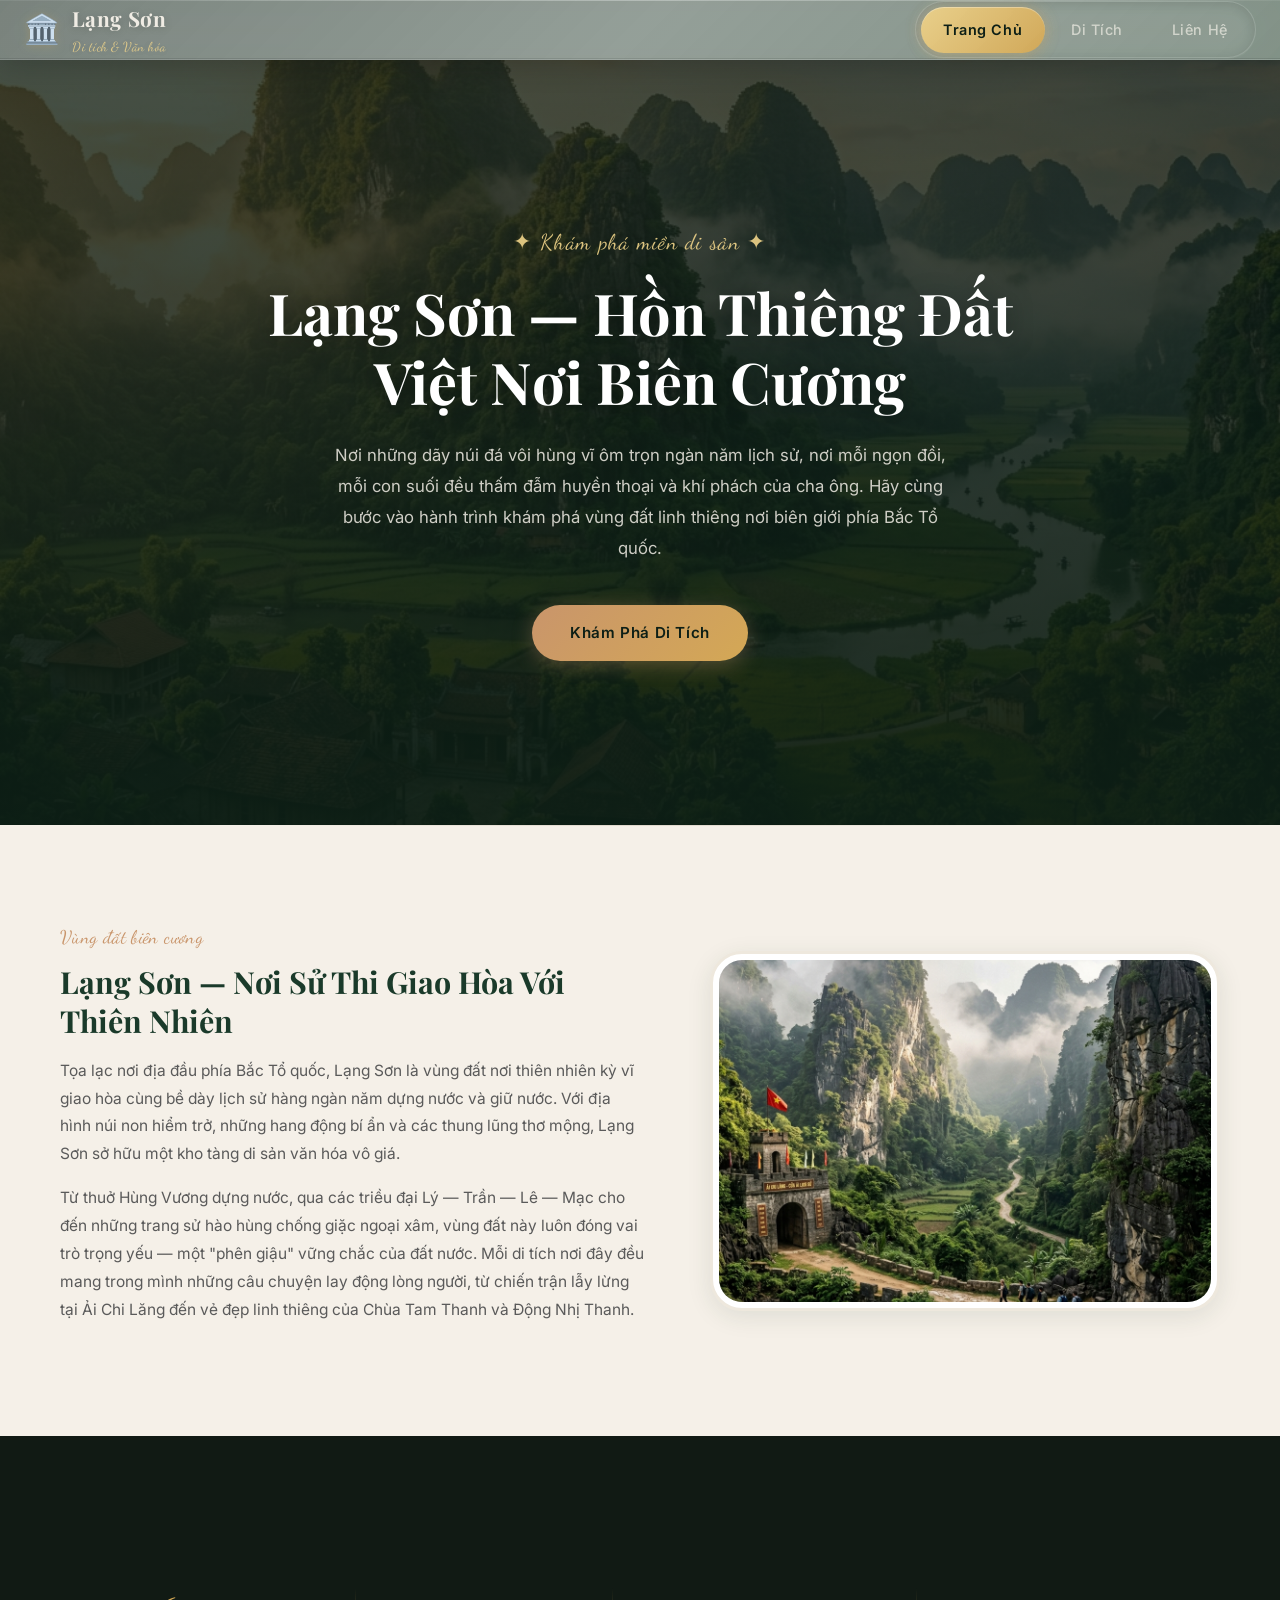
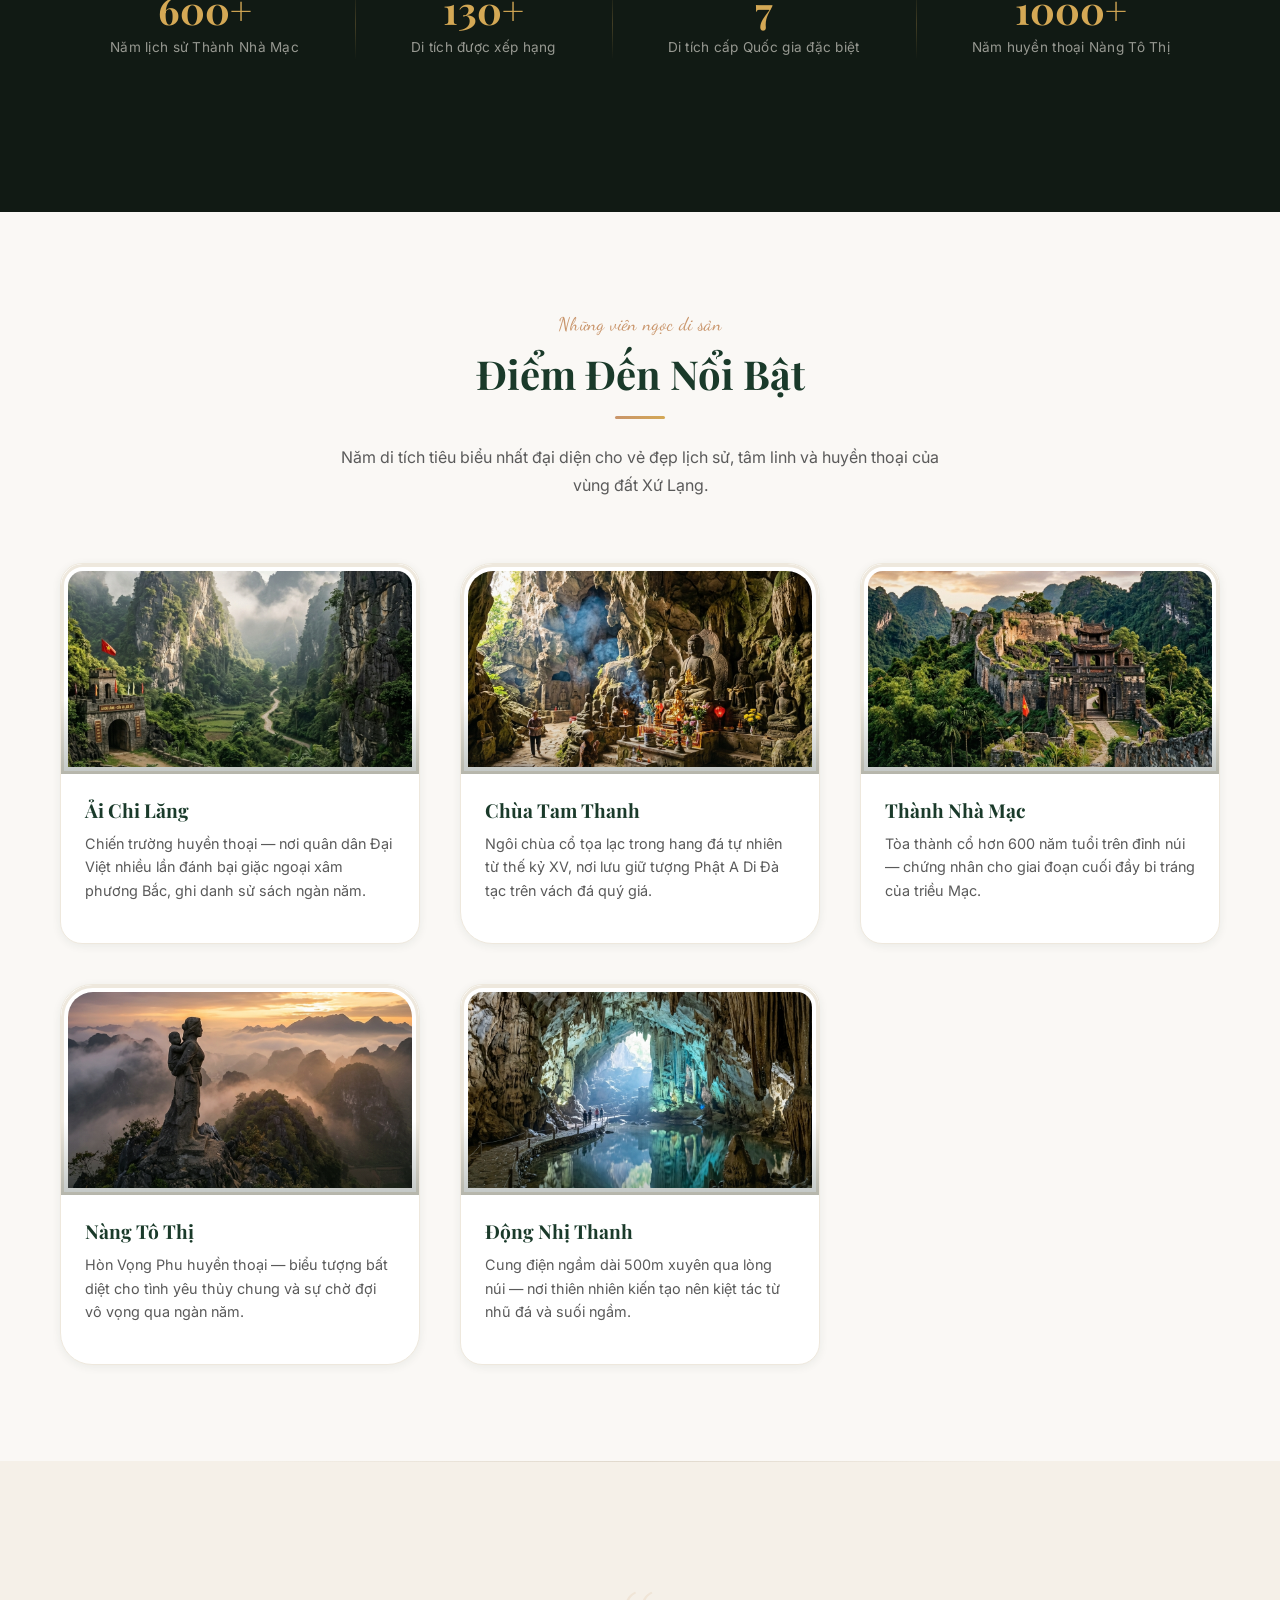
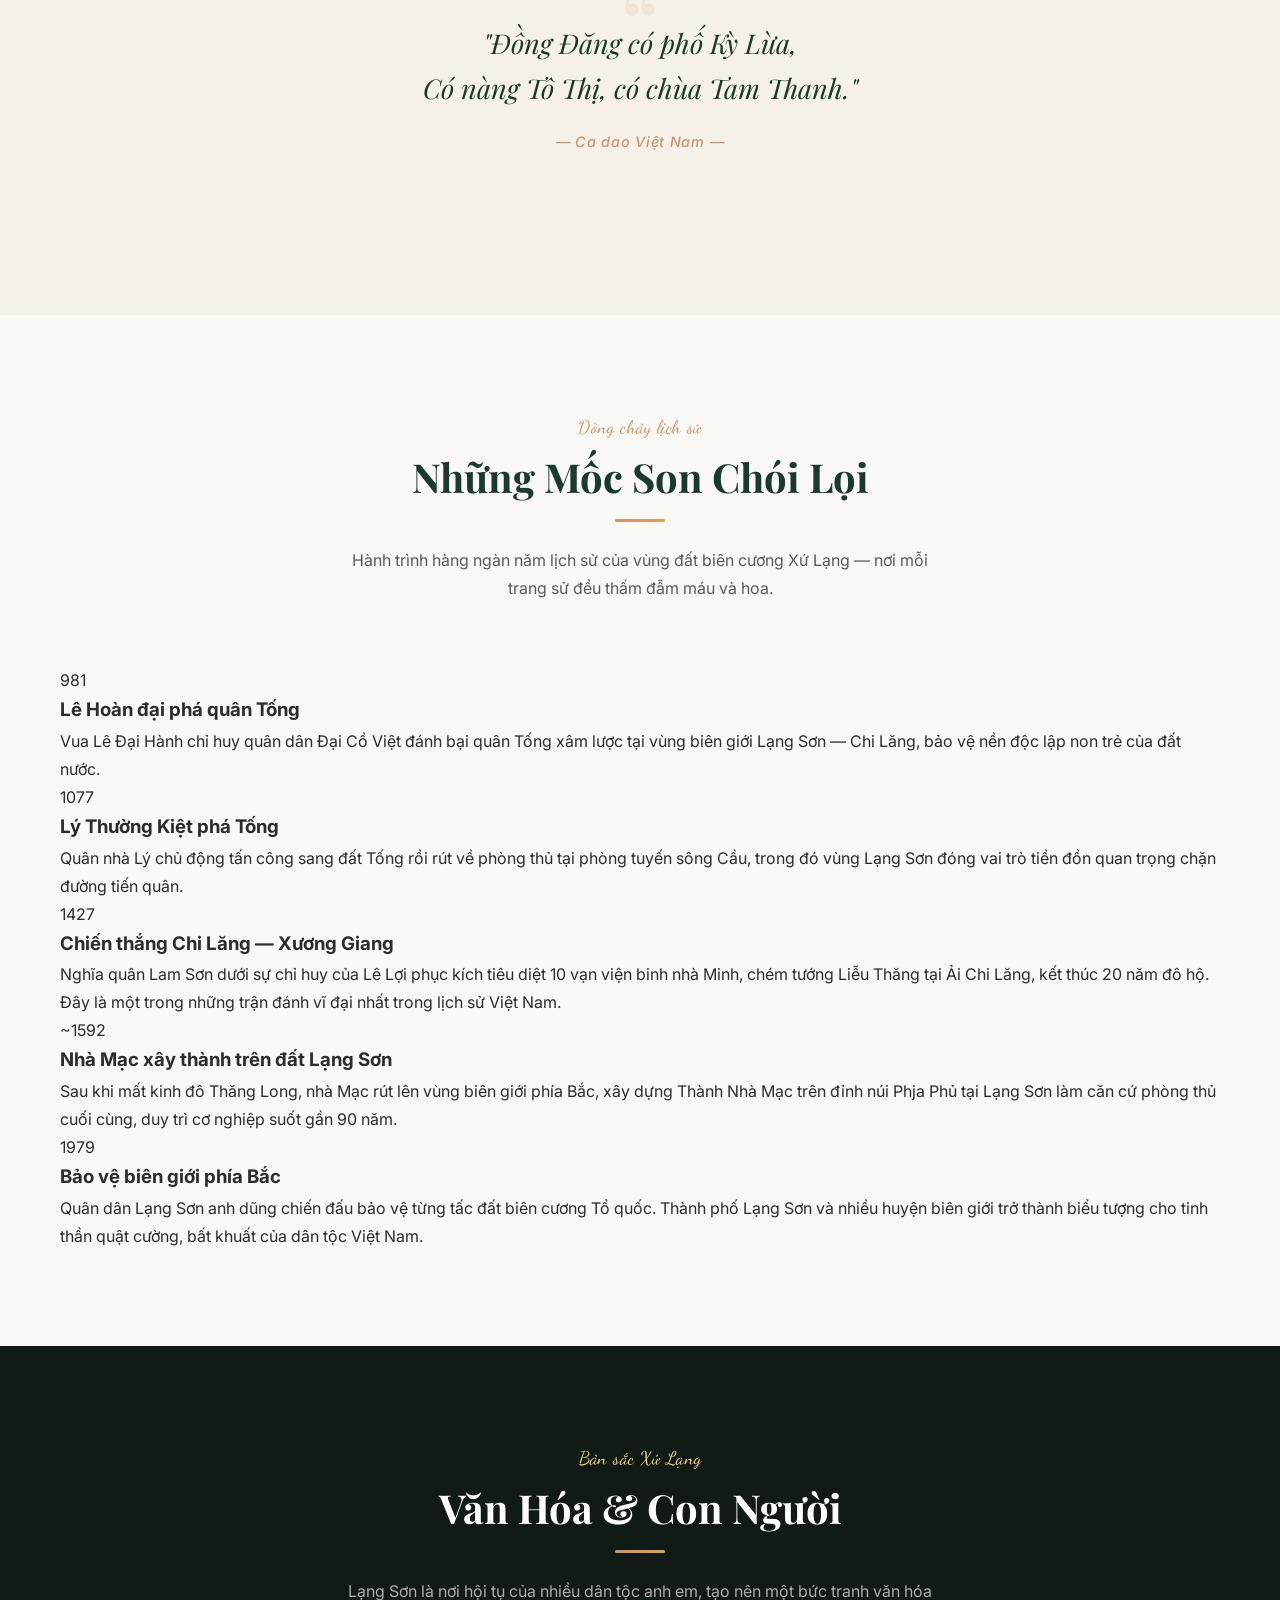
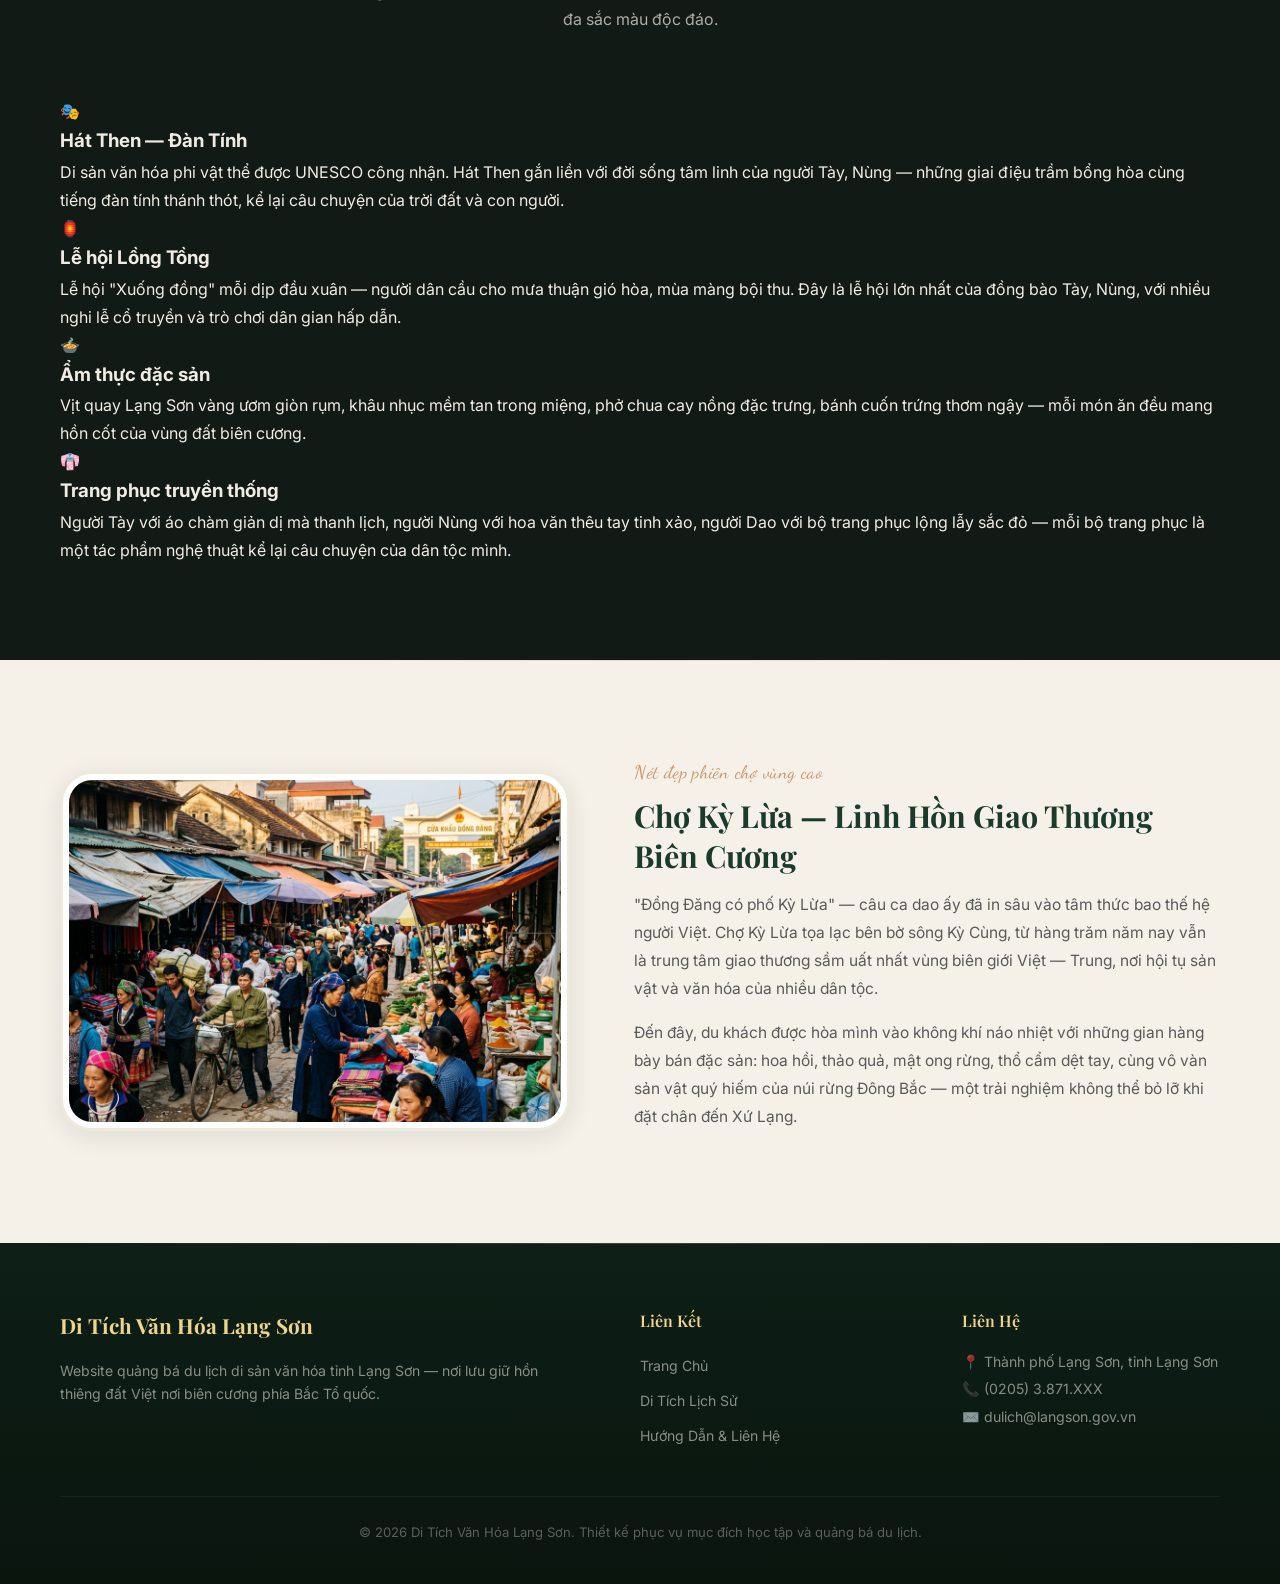
<file: index.html>
<!DOCTYPE html>
<html lang="vi">
<head>
  <meta charset="UTF-8">
  <meta name="viewport" content="width=device-width, initial-scale=1.0">
  <meta name="description" content="Khám phá vùng đất lịch sử Lạng Sơn - nơi lưu giữ những di tích văn hóa ngàn năm của dân tộc Việt Nam: Ải Chi Lăng, Chùa Tam Thanh, Thành Nhà Mạc và nhiều danh thắng khác.">
  <title>Di Tích Văn Hóa Lạng Sơn - Hồn Thiêng Đất Việt Nơi Biên Cương</title>
  <link rel="stylesheet" href="style.css">
</head>
<body>

  <!-- 1. Liên kết Bỏ qua (Skip to Main Content) -->
  <a href="#main-content" class="skip-link">Chuyển đến nội dung chính</a>

  <!-- HEADER & NAVIGATION -->
  <header class="site-header">
    <div class="header-glow" aria-hidden="true"></div>
    <div class="header-inner">
      <a href="index.html" class="site-logo" aria-label="Trang chủ Di tích Lạng Sơn">
        <span class="logo-icon" aria-hidden="true">🏛️</span>
        <span class="logo-text">
          Lạng Sơn
          <span class="logo-sub">Di tích &amp; Văn hóa</span>
        </span>
      </a>
      <nav class="main-nav" aria-label="Điều hướng chính">
        <ul>
          <li><a href="index.html" class="active">Trang Chủ</a></li>
          <li><a href="ditich.html">Di Tích</a></li>
          <li><a href="lienhe.html">Liên Hệ</a></li>
        </ul>
      </nav>
    </div>
  </header>

  <!-- HERO SECTION -->
  <section class="hero" aria-label="Giới thiệu chào mừng">
    <img
      src="images/langson-panorama.png"
      alt="Toàn cảnh vùng đất Lạng Sơn với dãy núi đá vôi hùng vĩ xanh tươi trong sương sớm"
      class="hero-bg"
      width="1920"
      height="1080"
    >
    <div class="hero-overlay" aria-hidden="true"></div>
    <div class="hero-content">
      <p class="hero-tagline">✦ Khám phá miền di sản ✦</p>
      <h1>Lạng Sơn — Hồn Thiêng Đất Việt Nơi Biên Cương</h1>
      <p class="hero-desc">
        Nơi những dãy núi đá vôi hùng vĩ ôm trọn ngàn năm lịch sử, nơi mỗi ngọn đồi, mỗi con suối
        đều thấm đẫm huyền thoại và khí phách của cha ông. Hãy cùng bước vào hành trình khám phá
        vùng đất linh thiêng nơi biên giới phía Bắc Tổ quốc.
      </p>
      <a href="ditich.html" class="hero-cta">Khám Phá Di Tích</a>
    </div>
  </section>

  <!-- MAIN CONTENT -->
  <main id="main-content">

    <!-- GIỚI THIỆU TỔNG QUAN -->
    <section class="section section-warm" aria-labelledby="intro-heading">
      <div class="container">
        <div class="intro-content reveal">
          <div class="intro-text">
            <span class="section-label">Vùng đất biên cương</span>
            <h2 id="intro-heading">Lạng Sơn — Nơi Sử Thi Giao Hòa Với Thiên Nhiên</h2>
            <p>
              Tọa lạc nơi địa đầu phía Bắc Tổ quốc, Lạng Sơn là vùng đất nơi thiên nhiên kỳ vĩ giao hòa cùng bề dày
              lịch sử hàng ngàn năm dựng nước và giữ nước. Với địa hình núi non hiểm trở, những hang động bí ẩn và
              các thung lũng thơ mộng, Lạng Sơn sở hữu một kho tàng di sản văn hóa vô giá.
            </p>
            <p>
              Từ thuở Hùng Vương dựng nước, qua các triều đại Lý — Trần — Lê — Mạc cho đến những trang sử hào hùng
              chống giặc ngoại xâm, vùng đất này luôn đóng vai trò trọng yếu — một "phên giậu" vững chắc của đất nước.
              Mỗi di tích nơi đây đều mang trong mình những câu chuyện lay động lòng người, từ chiến trận lẫy lừng
              tại Ải Chi Lăng đến vẻ đẹp linh thiêng của Chùa Tam Thanh và Động Nhị Thanh.
            </p>
          </div>
          <div class="intro-img">
            <img
              src="images/ai-chi-lang.png"
              alt="Ải Chi Lăng - thung lũng hẹp giữa hai vách đá vôi sừng sững, nơi ghi dấu chiến trận lịch sử chống quân xâm lược phương Bắc"
              class="styled-img"
              width="600"
              height="400"
            >
          </div>
        </div>
      </div>
    </section>

    <!-- SỐ LIỆU NỔI BẬT -->
    <section class="section section-dark" aria-label="Số liệu về di tích Lạng Sơn">
      <div class="container">
        <div class="stats-bar reveal-fade">
          <div class="stat-item">
            <p class="stat-number">600+</p>
            <p class="stat-label">Năm lịch sử Thành Nhà Mạc</p>
          </div>
          <div class="stat-item">
            <p class="stat-number">130+</p>
            <p class="stat-label">Di tích được xếp hạng</p>
          </div>
          <div class="stat-item">
            <p class="stat-number">7</p>
            <p class="stat-label">Di tích cấp Quốc gia đặc biệt</p>
          </div>
          <div class="stat-item">
            <p class="stat-number">1000+</p>
            <p class="stat-label">Năm huyền thoại Nàng Tô Thị</p>
          </div>
        </div>
      </div>
    </section>

    <!-- ĐIỂM ĐẾN NỔI BẬT -->
    <section class="section" aria-labelledby="highlights-heading">
      <div class="container">
        <div class="section-header reveal">
          <span class="section-label">Những viên ngọc di sản</span>
          <h2 class="section-title" id="highlights-heading">Điểm Đến Nổi Bật</h2>
          <hr class="section-divider">
          <p class="section-subtitle">
            Năm di tích tiêu biểu nhất đại diện cho vẻ đẹp lịch sử, tâm linh và huyền thoại của vùng đất Xứ Lạng.
          </p>
        </div>
        <div class="highlights-grid reveal-stagger">
          <!-- Card 1: Ải Chi Lăng -->
          <a href="ditich.html" class="highlight-card reveal" aria-label="Xem chi tiết Ải Chi Lăng">
            <div class="ditich-card-img-wrap">
              <img
                src="images/ai-chi-lang.png"
                alt="Ải Chi Lăng với thung lũng hẹp giữa hai vách núi đá vôi, sương mù bao phủ tạo vẻ hùng vĩ bí ẩn"
                class="highlight-card-img"
                width="400"
                height="220"
              >
            </div>
            <div class="highlight-card-body">
              <h3>Ải Chi Lăng</h3>
              <p>Chiến trường huyền thoại — nơi quân dân Đại Việt nhiều lần đánh bại giặc ngoại xâm phương Bắc, ghi danh sử sách ngàn năm.</p>
            </div>
          </a>
          <!-- Card 2: Chùa Tam Thanh -->
          <a href="ditich.html" class="highlight-card reveal" aria-label="Xem chi tiết Chùa Tam Thanh">
            <div class="ditich-card-img-wrap">
              <img
                src="images/chua-tam-thanh.png"
                alt="Chùa Tam Thanh nằm trong hang đá vôi tự nhiên với tượng Phật cổ và không gian linh thiêng"
                class="highlight-card-img"
                width="400"
                height="220"
              >
            </div>
            <div class="highlight-card-body">
              <h3>Chùa Tam Thanh</h3>
              <p>Ngôi chùa cổ tọa lạc trong hang đá tự nhiên từ thế kỷ XV, nơi lưu giữ tượng Phật A Di Đà tạc trên vách đá quý giá.</p>
            </div>
          </a>
          <!-- Card 3: Thành Nhà Mạc -->
          <a href="ditich.html" class="highlight-card reveal" aria-label="Xem chi tiết Thành Nhà Mạc">
            <div class="ditich-card-img-wrap">
              <img
                src="images/thanh-nha-mac.png"
                alt="Thành Nhà Mạc - tường thành đá cổ với cổng vào kiên cố giữa vườn cây nhiệt đới"
                class="highlight-card-img"
                width="400"
                height="220"
              >
            </div>
            <div class="highlight-card-body">
              <h3>Thành Nhà Mạc</h3>
              <p>Tòa thành cổ hơn 600 năm tuổi trên đỉnh núi — chứng nhân cho giai đoạn cuối đầy bi tráng của triều Mạc.</p>
            </div>
          </a>
          <!-- Card 4: Nàng Tô Thị -->
          <a href="ditich.html" class="highlight-card reveal" aria-label="Xem chi tiết Nàng Tô Thị">
            <div class="ditich-card-img-wrap">
              <img
                src="images/nang-to-thi.png"
                alt="Hòn Vọng Phu - khối đá hình người phụ nữ bồng con trên đỉnh núi Tô Thị trong ánh hoàng hôn"
                class="highlight-card-img"
                width="400"
                height="220"
              >
            </div>
            <div class="highlight-card-body">
              <h3>Nàng Tô Thị</h3>
              <p>Hòn Vọng Phu huyền thoại — biểu tượng bất diệt cho tình yêu thủy chung và sự chờ đợi vô vọng qua ngàn năm.</p>
            </div>
          </a>
          <!-- Card 5: Động Nhị Thanh -->
          <a href="ditich.html" class="highlight-card reveal" aria-label="Xem chi tiết Động Nhị Thanh">
            <div class="ditich-card-img-wrap">
              <img
                src="images/dong-nhi-thanh.png"
                alt="Động Nhị Thanh với nhũ đá muôn hình vạn trạng lấp lánh và hồ nước trong xanh huyền ảo"
                class="highlight-card-img"
                width="400"
                height="220"
              >
            </div>
            <div class="highlight-card-body">
              <h3>Động Nhị Thanh</h3>
              <p>Cung điện ngầm dài 500m xuyên qua lòng núi — nơi thiên nhiên kiến tạo nên kiệt tác từ nhũ đá và suối ngầm.</p>
            </div>
          </a>
        </div>
      </div>
    </section>

    <!-- TRÍCH DẪN CẢM HỨNG -->
    <section class="section section-warm" aria-label="Trích dẫn về Lạng Sơn">
      <div class="container">
        <div class="quote-section reveal-fade">
          <blockquote>
            <p class="quote-text">
              "Đồng Đăng có phố Kỳ Lừa,<br>
              Có nàng Tô Thị, có chùa Tam Thanh."
            </p>
            <cite class="quote-author">— Ca dao Việt Nam —</cite>
          </blockquote>
        </div>
      </div>
    </section>

    <!-- LỊCH SỬ TRỌNG ĐIỂM -->
    <section class="section" aria-labelledby="history-heading">
      <div class="container">
        <div class="section-header reveal">
          <span class="section-label">Dòng chảy lịch sử</span>
          <h2 class="section-title" id="history-heading">Những Mốc Son Chói Lọi</h2>
          <hr class="section-divider">
          <p class="section-subtitle">
            Hành trình hàng ngàn năm lịch sử của vùng đất biên cương Xứ Lạng — nơi mỗi trang sử đều thấm đẫm máu và hoa.
          </p>
        </div>
        <div class="timeline reveal">
          <div class="timeline-item">
            <div class="timeline-marker" aria-hidden="true"></div>
            <div class="timeline-content">
              <span class="timeline-year">981</span>
              <h3>Lê Hoàn đại phá quân Tống</h3>
              <p>Vua Lê Đại Hành chỉ huy quân dân Đại Cồ Việt đánh bại quân Tống xâm lược tại vùng biên giới Lạng Sơn — Chi Lăng, bảo vệ nền độc lập non trẻ của đất nước.</p>
            </div>
          </div>
          <div class="timeline-item">
            <div class="timeline-marker" aria-hidden="true"></div>
            <div class="timeline-content">
              <span class="timeline-year">1077</span>
              <h3>Lý Thường Kiệt phá Tống</h3>
              <p>Quân nhà Lý chủ động tấn công sang đất Tống rồi rút về phòng thủ tại phòng tuyến sông Cầu, trong đó vùng Lạng Sơn đóng vai trò tiền đồn quan trọng chặn đường tiến quân.</p>
            </div>
          </div>
          <div class="timeline-item">
            <div class="timeline-marker" aria-hidden="true"></div>
            <div class="timeline-content">
              <span class="timeline-year">1427</span>
              <h3>Chiến thắng Chi Lăng — Xương Giang</h3>
              <p>Nghĩa quân Lam Sơn dưới sự chỉ huy của Lê Lợi phục kích tiêu diệt 10 vạn viện binh nhà Minh, chém tướng Liễu Thăng tại Ải Chi Lăng, kết thúc 20 năm đô hộ. Đây là một trong những trận đánh vĩ đại nhất trong lịch sử Việt Nam.</p>
            </div>
          </div>
          <div class="timeline-item">
            <div class="timeline-marker" aria-hidden="true"></div>
            <div class="timeline-content">
              <span class="timeline-year">~1592</span>
              <h3>Nhà Mạc xây thành trên đất Lạng Sơn</h3>
              <p>Sau khi mất kinh đô Thăng Long, nhà Mạc rút lên vùng biên giới phía Bắc, xây dựng Thành Nhà Mạc trên đỉnh núi Phja Phủ tại Lạng Sơn làm căn cứ phòng thủ cuối cùng, duy trì cơ nghiệp suốt gần 90 năm.</p>
            </div>
          </div>
          <div class="timeline-item">
            <div class="timeline-marker" aria-hidden="true"></div>
            <div class="timeline-content">
              <span class="timeline-year">1979</span>
              <h3>Bảo vệ biên giới phía Bắc</h3>
              <p>Quân dân Lạng Sơn anh dũng chiến đấu bảo vệ từng tấc đất biên cương Tổ quốc. Thành phố Lạng Sơn và nhiều huyện biên giới trở thành biểu tượng cho tinh thần quật cường, bất khuất của dân tộc Việt Nam.</p>
            </div>
          </div>
        </div>
      </div>
    </section>

    <!-- VĂN HÓA DÂN TỘC -->
    <section class="section section-dark" aria-labelledby="culture-heading">
      <div class="container">
        <div class="section-header reveal">
          <span class="section-label">Bản sắc Xứ Lạng</span>
          <h2 class="section-title" id="culture-heading">Văn Hóa &amp; Con Người</h2>
          <hr class="section-divider">
          <p class="section-subtitle">
            Lạng Sơn là nơi hội tụ của nhiều dân tộc anh em, tạo nên một bức tranh văn hóa đa sắc màu độc đáo.
          </p>
        </div>
        <div class="culture-grid reveal-stagger">
          <article class="culture-card reveal">
            <span class="culture-icon" aria-hidden="true">🎭</span>
            <h3>Hát Then — Đàn Tính</h3>
            <p>Di sản văn hóa phi vật thể được UNESCO công nhận. Hát Then gắn liền với đời sống tâm linh của người Tày, Nùng — những giai điệu trầm bổng hòa cùng tiếng đàn tính thánh thót, kể lại câu chuyện của trời đất và con người.</p>
          </article>
          <article class="culture-card reveal">
            <span class="culture-icon" aria-hidden="true">🏮</span>
            <h3>Lễ hội Lồng Tồng</h3>
            <p>Lễ hội "Xuống đồng" mỗi dịp đầu xuân — người dân cầu cho mưa thuận gió hòa, mùa màng bội thu. Đây là lễ hội lớn nhất của đồng bào Tày, Nùng, với nhiều nghi lễ cổ truyền và trò chơi dân gian hấp dẫn.</p>
          </article>
          <article class="culture-card reveal">
            <span class="culture-icon" aria-hidden="true">🍲</span>
            <h3>Ẩm thực đặc sản</h3>
            <p>Vịt quay Lạng Sơn vàng ươm giòn rụm, khâu nhục mềm tan trong miệng, phở chua cay nồng đặc trưng, bánh cuốn trứng thơm ngậy — mỗi món ăn đều mang hồn cốt của vùng đất biên cương.</p>
          </article>
          <article class="culture-card reveal">
            <span class="culture-icon" aria-hidden="true">👘</span>
            <h3>Trang phục truyền thống</h3>
            <p>Người Tày với áo chàm giản dị mà thanh lịch, người Nùng với hoa văn thêu tay tinh xảo, người Dao với bộ trang phục lộng lẫy sắc đỏ — mỗi bộ trang phục là một tác phẩm nghệ thuật kể lại câu chuyện của dân tộc mình.</p>
          </article>
        </div>
      </div>
    </section>

    <!-- GIỚI THIỆU CHỢ KỲ LỪA -->
    <section class="section section-warm" aria-labelledby="kylua-home-heading">
      <div class="container">
        <div class="intro-content reveal">
          <div class="intro-img">
            <img
              src="images/cho-dong-dang.png"
              alt="Chợ Kỳ Lừa nhộn nhịp với các gian hàng đầy sắc màu, người dân tộc thiểu số trong trang phục truyền thống mua bán tấp nập"
              class="styled-img"
              width="600"
              height="400"
            >
          </div>
          <div class="intro-text">
            <span class="section-label">Nét đẹp phiên chợ vùng cao</span>
            <h2 id="kylua-home-heading">Chợ Kỳ Lừa — Linh Hồn Giao Thương Biên Cương</h2>
            <p>
              "Đồng Đăng có phố Kỳ Lừa" — câu ca dao ấy đã in sâu vào tâm thức bao thế hệ người Việt.
              Chợ Kỳ Lừa tọa lạc bên bờ sông Kỳ Cùng, từ hàng trăm năm nay vẫn là trung tâm giao thương
              sầm uất nhất vùng biên giới Việt — Trung, nơi hội tụ sản vật và văn hóa của nhiều dân tộc.
            </p>
            <p>
              Đến đây, du khách được hòa mình vào không khí náo nhiệt với những gian hàng bày bán đặc sản:
              hoa hồi, thảo quả, mật ong rừng, thổ cẩm dệt tay, cùng vô vàn sản vật quý hiếm của núi rừng
              Đông Bắc — một trải nghiệm không thể bỏ lỡ khi đặt chân đến Xứ Lạng.
            </p>
          </div>
        </div>
      </div>
    </section>

  </main>

  <!-- FOOTER -->
  <footer class="site-footer">
    <div class="footer-inner">
      <div class="footer-brand">
        <h3>Di Tích Văn Hóa Lạng Sơn</h3>
        <p>
          Website quảng bá du lịch di sản văn hóa tỉnh Lạng Sơn — nơi lưu giữ hồn thiêng
          đất Việt nơi biên cương phía Bắc Tổ quốc.
        </p>
      </div>
      <div class="footer-links">
        <h4>Liên Kết</h4>
        <ul>
          <li><a href="index.html">Trang Chủ</a></li>
          <li><a href="ditich.html">Di Tích Lịch Sử</a></li>
          <li><a href="lienhe.html">Hướng Dẫn &amp; Liên Hệ</a></li>
        </ul>
      </div>
      <div class="footer-contact">
        <h4>Liên Hệ</h4>
        <p>📍 Thành phố Lạng Sơn, tỉnh Lạng Sơn</p>
        <p>📞 (0205) 3.871.XXX</p>
        <p>✉️ dulich@langson.gov.vn</p>
      </div>
    </div>
    <div class="footer-bottom">
      <p>&copy; 2026 Di Tích Văn Hóa Lạng Sơn. Thiết kế phục vụ mục đích học tập và quảng bá du lịch.</p>
    </div>
  </footer>

  <!-- Scroll Reveal + Liquid Glass Script -->
  <script>
    (function () {
      /* Scroll Reveal */
      var revealEls = document.querySelectorAll('.reveal, .reveal-fade, .reveal-left, .reveal-right');
      if (revealEls.length) {
        var observer = new IntersectionObserver(function (entries) {
          entries.forEach(function (entry) {
            if (entry.isIntersecting) {
              entry.target.classList.add('is-visible');
              observer.unobserve(entry.target);
            }
          });
        }, { threshold: 0.15, rootMargin: '0px 0px -40px 0px' });
        revealEls.forEach(function (el) { observer.observe(el); });
      }

      /* Liquid Glass - Glow theo chuột */
      var header = document.querySelector('.site-header');
      var glow = document.querySelector('.header-glow');
      if (header && glow) {
        header.addEventListener('mousemove', function (e) {
          var rect = header.getBoundingClientRect();
          glow.style.left = (e.clientX - rect.left) + 'px';
          glow.style.top = (e.clientY - rect.top) + 'px';
        });
      }
    })();
  </script>

</body>
</html>
</file>
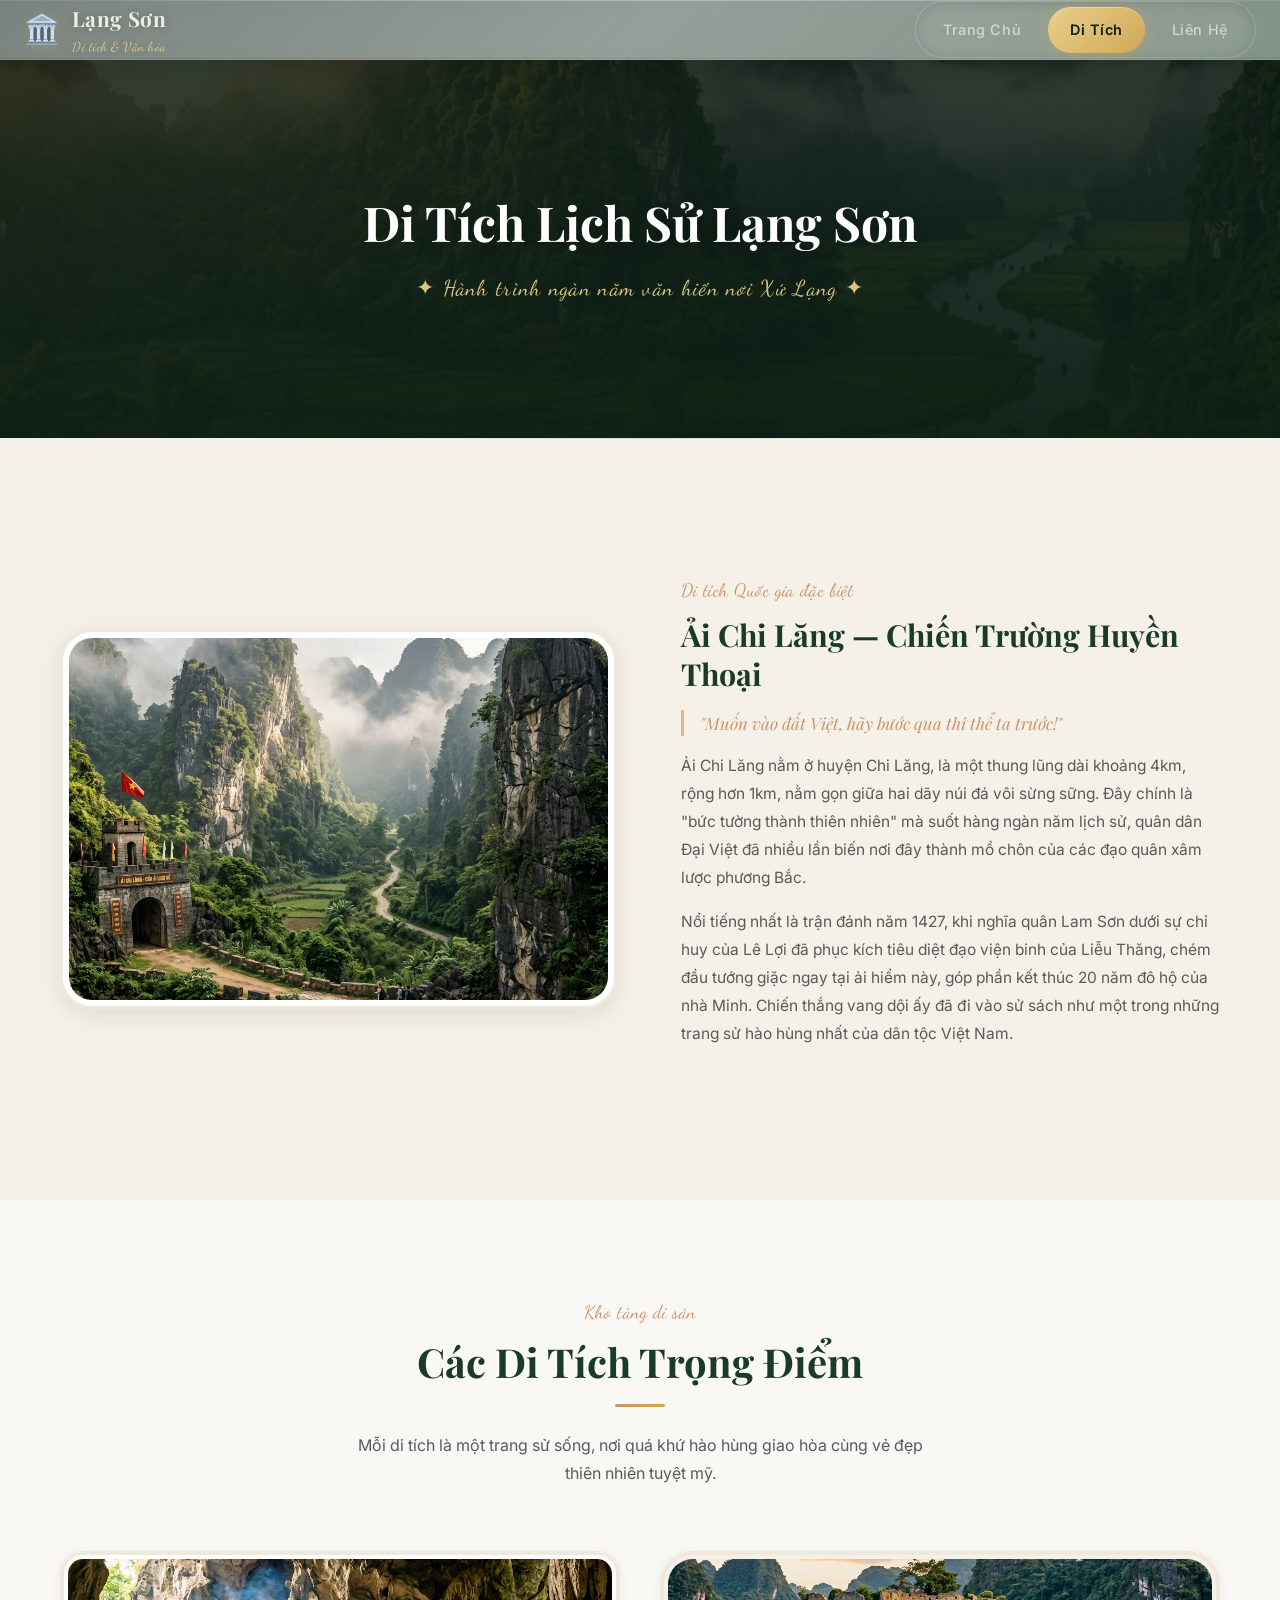
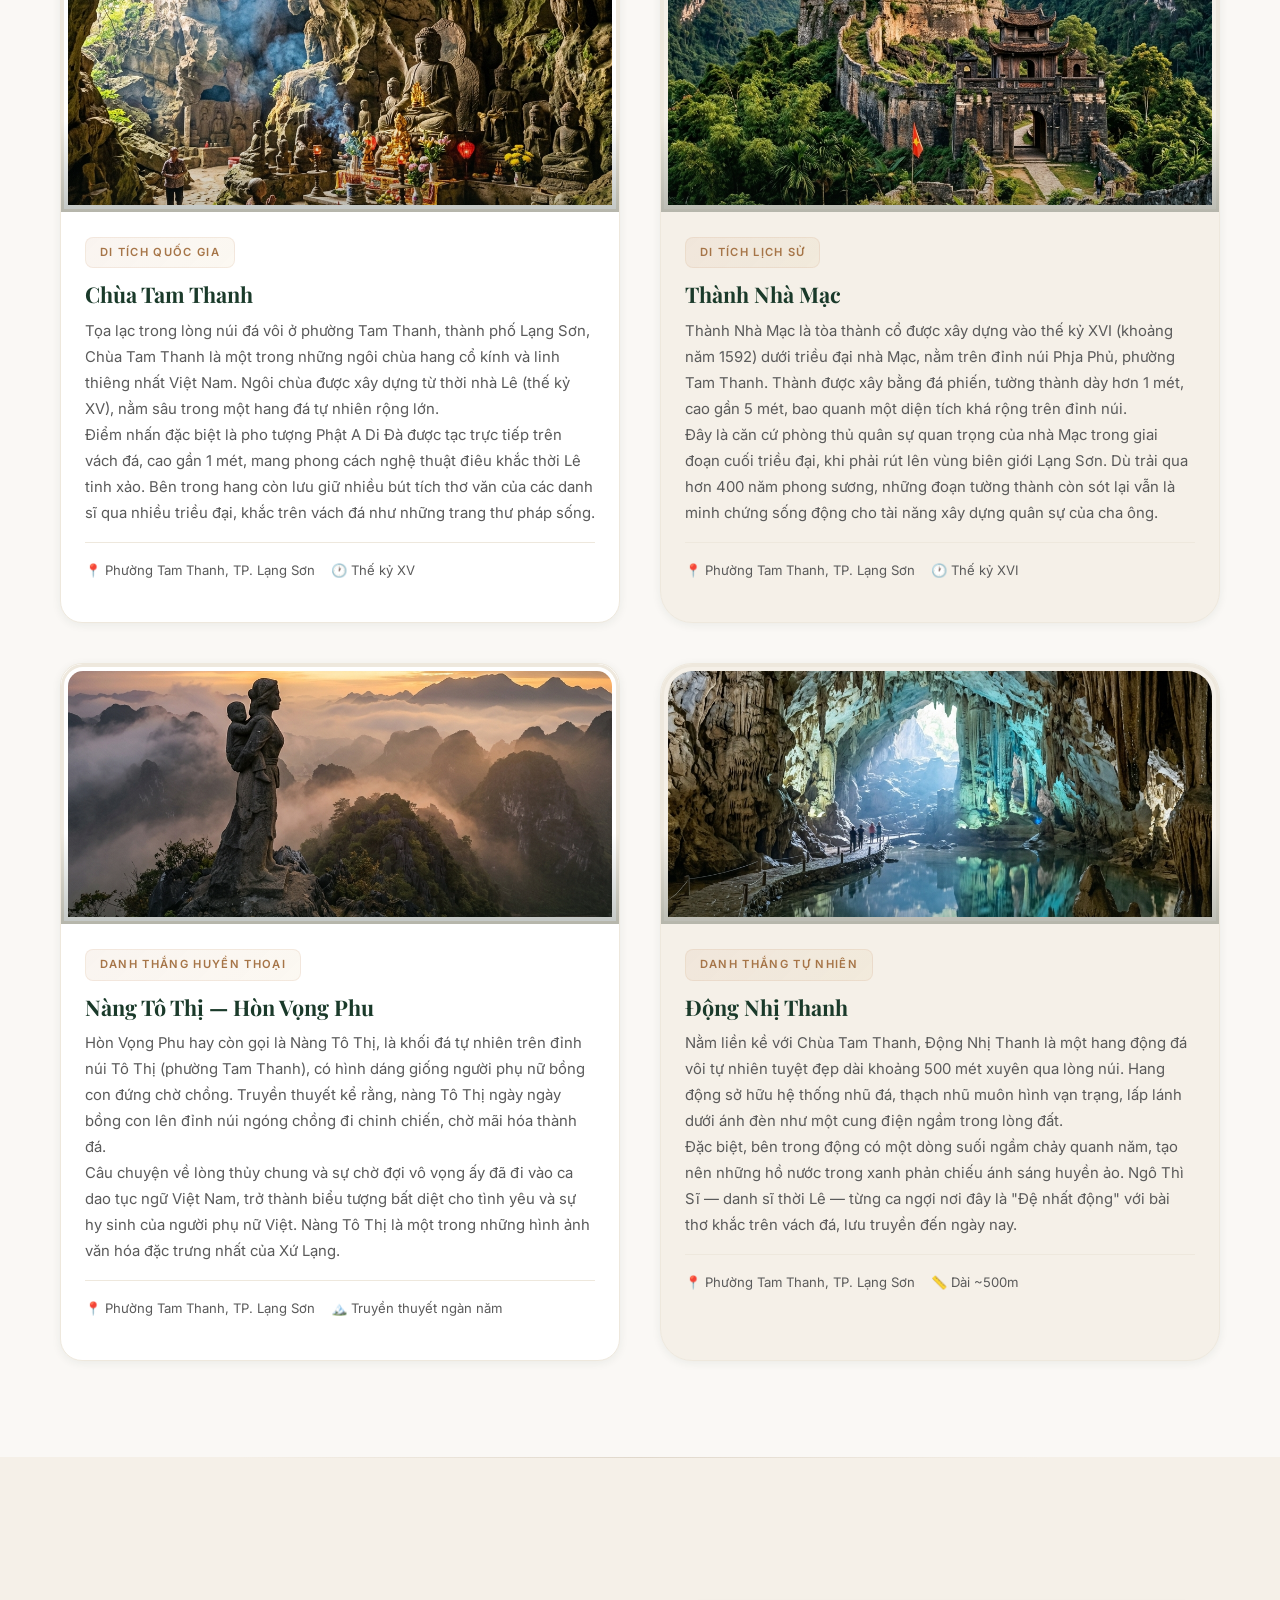
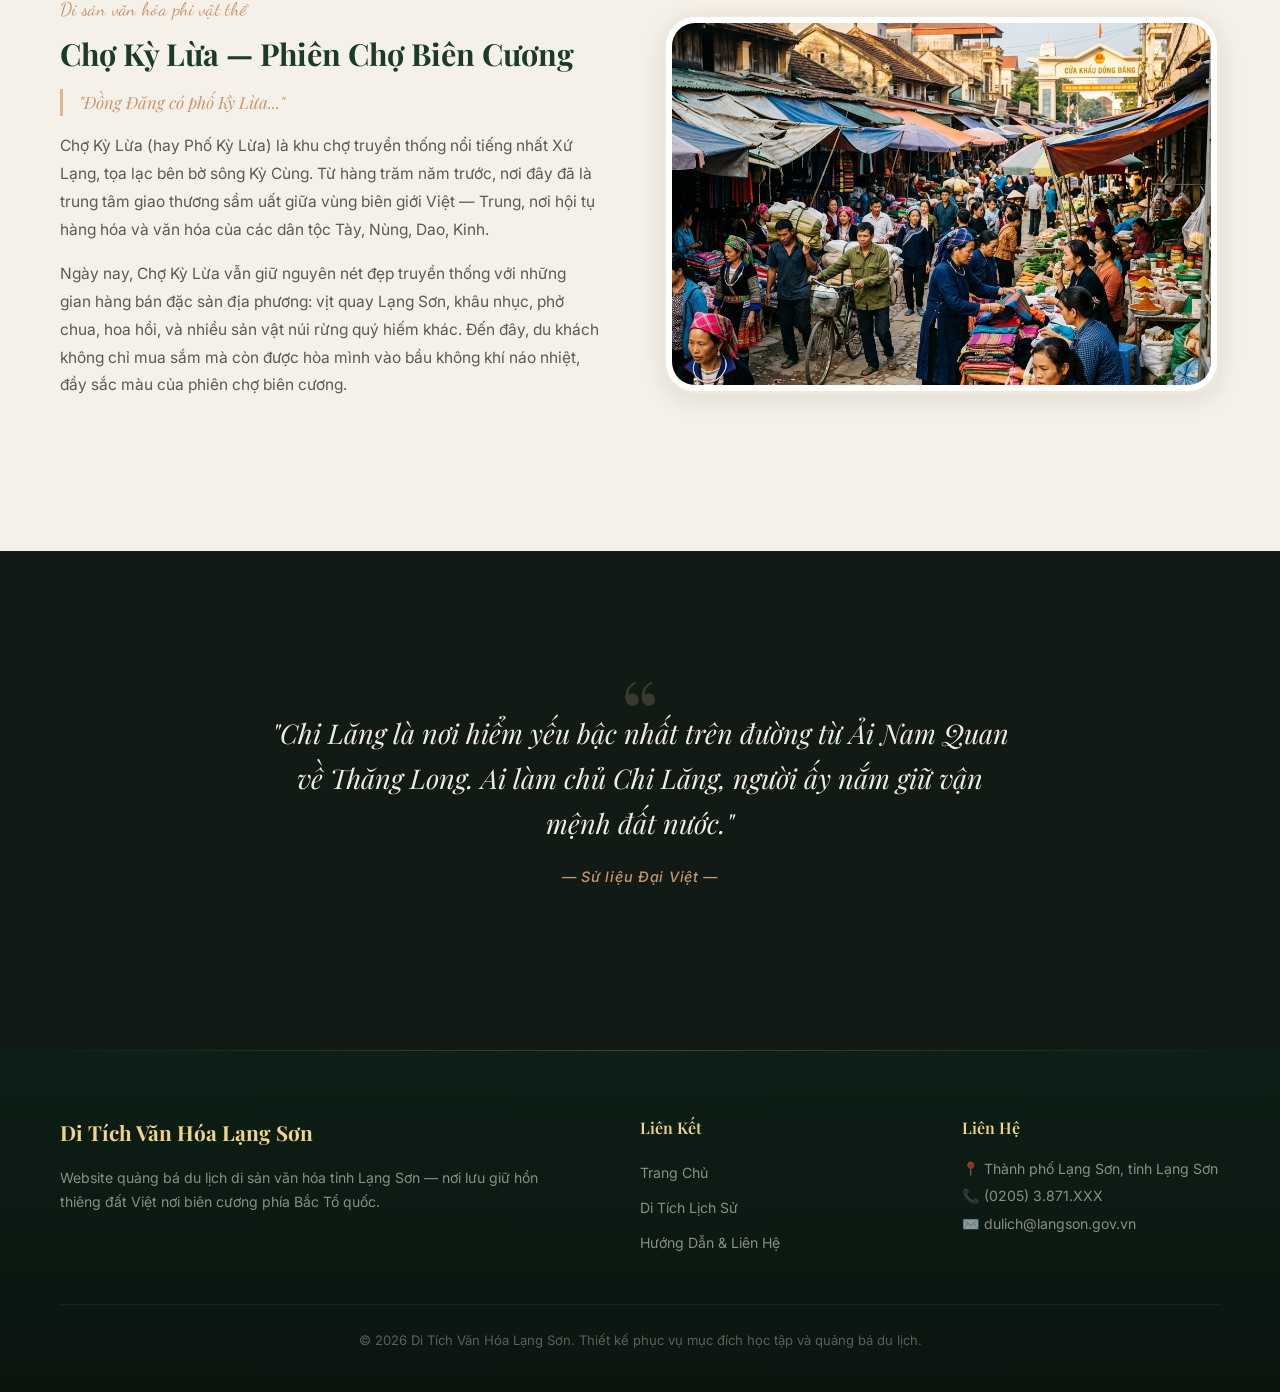
<file: ditich.html>
<!DOCTYPE html>
<html lang="vi">
<head>
  <meta charset="UTF-8">
  <meta name="viewport" content="width=device-width, initial-scale=1.0">
  <meta name="description" content="Khám phá chi tiết các di tích lịch sử nổi tiếng tại Lạng Sơn: Ải Chi Lăng, Chùa Tam Thanh, Thành Nhà Mạc, Nàng Tô Thị, Động Nhị Thanh và Chợ Kỳ Lừa.">
  <title>Di Tích Lịch Sử Lạng Sơn - Hành Trình Ngàn Năm Văn Hiến</title>
  <link rel="stylesheet" href="style.css">
</head>
<body>

  <!-- 1. Liên kết Bỏ qua (Skip to Main Content) -->
  <a href="#main-content" class="skip-link">Chuyển đến nội dung chính</a>

  <!-- HEADER & NAVIGATION -->
  <header class="site-header">
    <div class="header-glow" aria-hidden="true"></div>
    <div class="header-inner">
      <a href="index.html" class="site-logo" aria-label="Trang chủ Di tích Lạng Sơn">
        <span class="logo-icon" aria-hidden="true">🏛️</span>
        <span class="logo-text">
          Lạng Sơn
          <span class="logo-sub">Di tích &amp; Văn hóa</span>
        </span>
      </a>
      <nav class="main-nav" aria-label="Điều hướng chính">
        <ul>
          <li><a href="index.html">Trang Chủ</a></li>
          <li><a href="ditich.html" class="active">Di Tích</a></li>
          <li><a href="lienhe.html">Liên Hệ</a></li>
        </ul>
      </nav>
    </div>
  </header>

  <!-- PAGE HERO -->
  <section class="page-hero" aria-label="Tiêu đề trang Di tích">
    <img
      src="images/langson-panorama.png"
      alt="Phong cảnh toàn cảnh Lạng Sơn với núi non trùng điệp trong ánh hoàng hôn"
      class="hero-bg"
      width="1920"
      height="1080"
    >
    <div class="hero-overlay" aria-hidden="true"></div>
    <div class="hero-content">
      <h1>Di Tích Lịch Sử Lạng Sơn</h1>
      <p class="hero-tagline">✦ Hành trình ngàn năm văn hiến nơi Xứ Lạng ✦</p>
    </div>
  </section>

  <!-- MAIN CONTENT -->
  <main id="main-content">

    <!-- ẢI CHI LĂNG - PHẦN NỔI BẬT -->
    <section class="section section-warm" aria-labelledby="featured-heading">
      <div class="container">
        <div class="featured-ditich">
          <div class="featured-ditich-img reveal-left">
            <!-- HÌNH ẢNH 1: Ải Chi Lăng -->
            <img
              src="images/ai-chi-lang.png"
              alt="Ải Chi Lăng - con đường mòn uốn lượn giữa hai vách núi đá vôi cao ngất, sương mù bao phủ thung lũng tạo bầu không khí huyền bí của chiến trường xưa"
              class="styled-img"
              width="600"
              height="400"
            >
          </div>
          <div class="featured-ditich-content reveal-right">
            <span class="section-label">Di tích Quốc gia đặc biệt</span>
            <h2 id="featured-heading">Ải Chi Lăng — Chiến Trường Huyền Thoại</h2>
            <p class="accent-text">"Muốn vào đất Việt, hãy bước qua thi thể ta trước!"</p>
            <p>
              Ải Chi Lăng nằm ở huyện Chi Lăng, là một thung lũng dài khoảng 4km, rộng hơn 1km, nằm gọn giữa
              hai dãy núi đá vôi sừng sững. Đây chính là "bức tường thành thiên nhiên" mà suốt hàng ngàn năm lịch sử,
              quân dân Đại Việt đã nhiều lần biến nơi đây thành mồ chôn của các đạo quân xâm lược phương Bắc.
            </p>
            <p>
              Nổi tiếng nhất là trận đánh năm 1427, khi nghĩa quân Lam Sơn dưới sự chỉ huy của Lê Lợi đã phục kích
              tiêu diệt đạo viện binh của Liễu Thăng, chém đầu tướng giặc ngay tại ải hiểm này, góp phần kết thúc
              20 năm đô hộ của nhà Minh. Chiến thắng vang dội ấy đã đi vào sử sách như một trong những trang sử hào hùng
              nhất của dân tộc Việt Nam.
            </p>
          </div>
        </div>
      </div>
    </section>

    <!-- DANH SÁCH DI TÍCH (CSS Grid) -->
    <section class="section" aria-labelledby="ditich-grid-heading">
      <div class="container">
        <div class="section-header reveal">
          <span class="section-label">Kho tàng di sản</span>
          <h2 class="section-title" id="ditich-grid-heading">Các Di Tích Trọng Điểm</h2>
          <hr class="section-divider">
          <p class="section-subtitle">
            Mỗi di tích là một trang sử sống, nơi quá khứ hào hùng giao hòa cùng vẻ đẹp thiên nhiên tuyệt mỹ.
          </p>
        </div>

        <!-- 3. BỐ CỤC CSS GRID: display: grid với 2 cột -->
        <div class="ditich-grid reveal-stagger">

          <!-- DI TÍCH 1: Chùa Tam Thanh -->
          <article class="ditich-card reveal">
            <div class="ditich-card-img-wrap">
              <!-- HÌNH ẢNH 2: Chùa Tam Thanh -->
              <img
                src="images/chua-tam-thanh.png"
                alt="Chùa Tam Thanh - ngôi chùa cổ nằm trong hang đá vôi tự nhiên, tượng Phật đá trang nghiêm dưới ánh sáng huyền ảo xuyên qua vòm đá"
                class="ditich-card-img"
                width="600"
                height="280"
              >
            </div>
            <div class="ditich-card-content">
              <span class="ditich-card-tag">Di tích Quốc gia</span>
              <h3>Chùa Tam Thanh</h3>
              <p>
                Tọa lạc trong lòng núi đá vôi ở phường Tam Thanh, thành phố Lạng Sơn, Chùa Tam Thanh là một trong
                những ngôi chùa hang cổ kính và linh thiêng nhất Việt Nam. Ngôi chùa được xây dựng từ thời nhà Lê
                (thế kỷ XV), nằm sâu trong một hang đá tự nhiên rộng lớn.
              </p>
              <p>
                Điểm nhấn đặc biệt là pho tượng Phật A Di Đà được tạc trực tiếp trên vách đá, cao gần 1 mét,
                mang phong cách nghệ thuật điêu khắc thời Lê tinh xảo. Bên trong hang còn lưu giữ nhiều bút tích
                thơ văn của các danh sĩ qua nhiều triều đại, khắc trên vách đá như những trang thư pháp sống.
              </p>
              <div class="ditich-card-meta">
                <span>📍 Phường Tam Thanh, TP. Lạng Sơn</span>
                <span>🕐 Thế kỷ XV</span>
              </div>
            </div>
          </article>

          <!-- DI TÍCH 2: Thành Nhà Mạc -->
          <article class="ditich-card reveal">
            <div class="ditich-card-img-wrap">
              <!-- HÌNH ẢNH 3: Thành Nhà Mạc -->
              <img
                src="images/thanh-nha-mac.png"
                alt="Thành Nhà Mạc - cổng thành bằng đá cổ kính với tường thành rêu phong, vươn lên giữa vườn cây cổ thụ xanh mướt dưới bầu trời kịch tính"
                class="ditich-card-img"
                width="600"
                height="280"
              >
            </div>
            <div class="ditich-card-content">
              <span class="ditich-card-tag">Di tích lịch sử</span>
              <h3>Thành Nhà Mạc</h3>
              <p>
                Thành Nhà Mạc là tòa thành cổ được xây dựng vào thế kỷ XVI (khoảng năm 1592) dưới triều đại nhà Mạc,
                nằm trên đỉnh núi Phja Phủ, phường Tam Thanh. Thành được xây bằng đá phiến, tường thành dày hơn 1 mét,
                cao gần 5 mét, bao quanh một diện tích khá rộng trên đỉnh núi.
              </p>
              <p>
                Đây là căn cứ phòng thủ quân sự quan trọng của nhà Mạc trong giai đoạn cuối triều đại, khi phải rút
                lên vùng biên giới Lạng Sơn. Dù trải qua hơn 400 năm phong sương, những đoạn tường thành còn sót lại
                vẫn là minh chứng sống động cho tài năng xây dựng quân sự của cha ông.
              </p>
              <div class="ditich-card-meta">
                <span>📍 Phường Tam Thanh, TP. Lạng Sơn</span>
                <span>🕐 Thế kỷ XVI</span>
              </div>
            </div>
          </article>

          <!-- DI TÍCH 3: Nàng Tô Thị -->
          <article class="ditich-card reveal">
            <div class="ditich-card-img-wrap">
              <!-- HÌNH ẢNH 4: Nàng Tô Thị -->
              <img
                src="images/nang-to-thi.png"
                alt="Hòn Vọng Phu (Nàng Tô Thị) - khối đá tự nhiên hình người phụ nữ bồng con trên đỉnh núi, in bóng giữa hoàng hôn đỏ rực đầy cảm xúc"
                class="ditich-card-img"
                width="600"
                height="280"
              >
            </div>
            <div class="ditich-card-content">
              <span class="ditich-card-tag">Danh thắng huyền thoại</span>
              <h3>Nàng Tô Thị — Hòn Vọng Phu</h3>
              <p>
                Hòn Vọng Phu hay còn gọi là Nàng Tô Thị, là khối đá tự nhiên trên đỉnh núi Tô Thị
                (phường Tam Thanh), có hình dáng giống người phụ nữ bồng con đứng chờ chồng. Truyền thuyết kể rằng,
                nàng Tô Thị ngày ngày bồng con lên đỉnh núi ngóng chồng đi chinh chiến, chờ mãi hóa thành đá.
              </p>
              <p>
                Câu chuyện về lòng thủy chung và sự chờ đợi vô vọng ấy đã đi vào ca dao tục ngữ Việt Nam,
                trở thành biểu tượng bất diệt cho tình yêu và sự hy sinh của người phụ nữ Việt.
                Nàng Tô Thị là một trong những hình ảnh văn hóa đặc trưng nhất của Xứ Lạng.
              </p>
              <div class="ditich-card-meta">
                <span>📍 Phường Tam Thanh, TP. Lạng Sơn</span>
                <span>🏔️ Truyền thuyết ngàn năm</span>
              </div>
            </div>
          </article>

          <!-- DI TÍCH 4: Động Nhị Thanh -->
          <article class="ditich-card reveal">
            <div class="ditich-card-img-wrap">
              <!-- HÌNH ẢNH 5: Động Nhị Thanh -->
              <img
                src="images/dong-nhi-thanh.png"
                alt="Động Nhị Thanh - hang động đá vôi tuyệt đẹp với nhũ đá lấp lánh muôn sắc, hồ nước trong xanh phản chiếu ánh sáng huyền ảo"
                class="ditich-card-img"
                width="600"
                height="280"
              >
            </div>
            <div class="ditich-card-content">
              <span class="ditich-card-tag">Danh thắng tự nhiên</span>
              <h3>Động Nhị Thanh</h3>
              <p>
                Nằm liền kề với Chùa Tam Thanh, Động Nhị Thanh là một hang động đá vôi tự nhiên tuyệt đẹp
                dài khoảng 500 mét xuyên qua lòng núi. Hang động sở hữu hệ thống nhũ đá, thạch nhũ muôn hình
                vạn trạng, lấp lánh dưới ánh đèn như một cung điện ngầm trong lòng đất.
              </p>
              <p>
                Đặc biệt, bên trong động có một dòng suối ngầm chảy quanh năm, tạo nên những hồ nước
                trong xanh phản chiếu ánh sáng huyền ảo. Ngô Thì Sĩ — danh sĩ thời Lê — từng ca ngợi
                nơi đây là "Đệ nhất động" với bài thơ khắc trên vách đá, lưu truyền đến ngày nay.
              </p>
              <div class="ditich-card-meta">
                <span>📍 Phường Tam Thanh, TP. Lạng Sơn</span>
                <span>📏 Dài ~500m</span>
              </div>
            </div>
          </article>

        </div>
      </div>
    </section>

    <!-- CHỢ KỲ LỪA - SECTION BỔ SUNG -->
    <section class="section section-warm" aria-labelledby="kylua-heading">
      <div class="container">
        <div class="featured-ditich">
          <div class="featured-ditich-content reveal-left">
            <span class="section-label">Di sản văn hóa phi vật thể</span>
            <h2 id="kylua-heading">Chợ Kỳ Lừa — Phiên Chợ Biên Cương</h2>
            <p class="accent-text">"Đồng Đăng có phố Kỳ Lừa..."</p>
            <p>
              Chợ Kỳ Lừa (hay Phố Kỳ Lừa) là khu chợ truyền thống nổi tiếng nhất Xứ Lạng, tọa lạc bên bờ
              sông Kỳ Cùng. Từ hàng trăm năm trước, nơi đây đã là trung tâm giao thương sầm uất giữa vùng biên giới
              Việt — Trung, nơi hội tụ hàng hóa và văn hóa của các dân tộc Tày, Nùng, Dao, Kinh.
            </p>
            <p>
              Ngày nay, Chợ Kỳ Lừa vẫn giữ nguyên nét đẹp truyền thống với những gian hàng bán đặc sản địa phương:
              vịt quay Lạng Sơn, khâu nhục, phở chua, hoa hồi, và nhiều sản vật núi rừng quý hiếm khác.
              Đến đây, du khách không chỉ mua sắm mà còn được hòa mình vào bầu không khí náo nhiệt, đầy sắc màu
              của phiên chợ biên cương.
            </p>
          </div>
          <div class="featured-ditich-img reveal-right">
            <!-- HÌNH ẢNH 6: Chợ Kỳ Lừa -->
            <img
              src="images/cho-dong-dang.png"
              alt="Chợ Kỳ Lừa sầm uất với các gian hàng đầy sắc màu, người dân tộc thiểu số trong trang phục truyền thống đi chợ phiên"
              class="styled-img"
              width="600"
              height="400"
            >
          </div>
        </div>
      </div>
    </section>

    <!-- TRÍCH DẪN -->
    <section class="section section-dark" aria-label="Trích dẫn lịch sử">
      <div class="container">
        <div class="quote-section reveal-fade">
          <blockquote>
            <p class="quote-text" style="color: var(--color-text-on-dark);">
              "Chi Lăng là nơi hiểm yếu bậc nhất trên đường từ Ải Nam Quan về Thăng Long.
              Ai làm chủ Chi Lăng, người ấy nắm giữ vận mệnh đất nước."
            </p>
            <cite class="quote-author">— Sử liệu Đại Việt —</cite>
          </blockquote>
        </div>
      </div>
    </section>

  </main>

  <!-- FOOTER -->
  <footer class="site-footer">
    <div class="footer-inner">
      <div class="footer-brand">
        <h3>Di Tích Văn Hóa Lạng Sơn</h3>
        <p>
          Website quảng bá du lịch di sản văn hóa tỉnh Lạng Sơn — nơi lưu giữ hồn thiêng
          đất Việt nơi biên cương phía Bắc Tổ quốc.
        </p>
      </div>
      <div class="footer-links">
        <h4>Liên Kết</h4>
        <ul>
          <li><a href="index.html">Trang Chủ</a></li>
          <li><a href="ditich.html">Di Tích Lịch Sử</a></li>
          <li><a href="lienhe.html">Hướng Dẫn &amp; Liên Hệ</a></li>
        </ul>
      </div>
      <div class="footer-contact">
        <h4>Liên Hệ</h4>
        <p>📍 Thành phố Lạng Sơn, tỉnh Lạng Sơn</p>
        <p>📞 (0205) 3.871.XXX</p>
        <p>✉️ dulich@langson.gov.vn</p>
      </div>
    </div>
    <div class="footer-bottom">
      <p>&copy; 2026 Di Tích Văn Hóa Lạng Sơn. Thiết kế phục vụ mục đích học tập và quảng bá du lịch.</p>
    </div>
  </footer>

  <!-- Scroll Reveal + Liquid Glass Script -->
  <script>
    (function () {
      var revealEls = document.querySelectorAll('.reveal, .reveal-fade, .reveal-left, .reveal-right');
      if (revealEls.length) {
        var observer = new IntersectionObserver(function (entries) {
          entries.forEach(function (entry) {
            if (entry.isIntersecting) {
              entry.target.classList.add('is-visible');
              observer.unobserve(entry.target);
            }
          });
        }, { threshold: 0.15, rootMargin: '0px 0px -40px 0px' });
        revealEls.forEach(function (el) { observer.observe(el); });
      }
      var header = document.querySelector('.site-header');
      var glow = document.querySelector('.header-glow');
      if (header && glow) {
        header.addEventListener('mousemove', function (e) {
          var rect = header.getBoundingClientRect();
          glow.style.left = (e.clientX - rect.left) + 'px';
          glow.style.top = (e.clientY - rect.top) + 'px';
        });
      }
    })();
  </script>

</body>
</html>
</file>
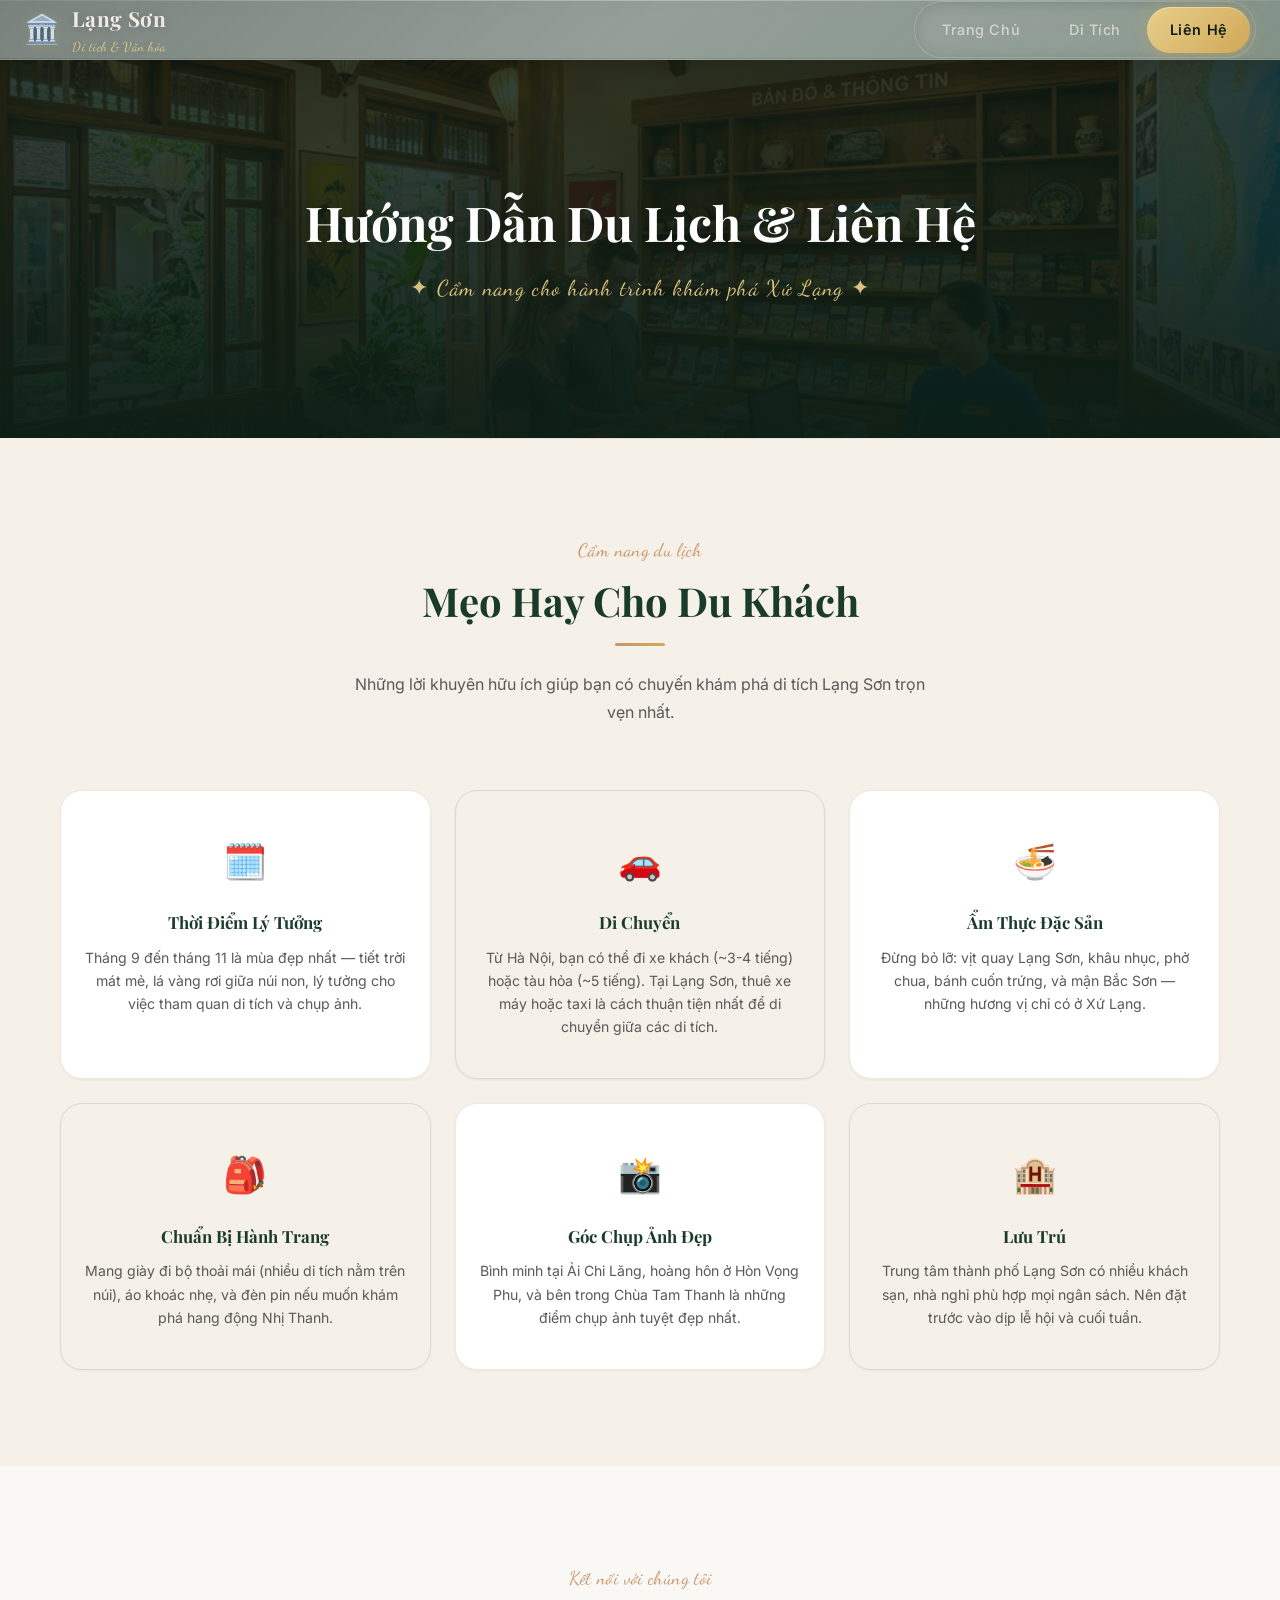
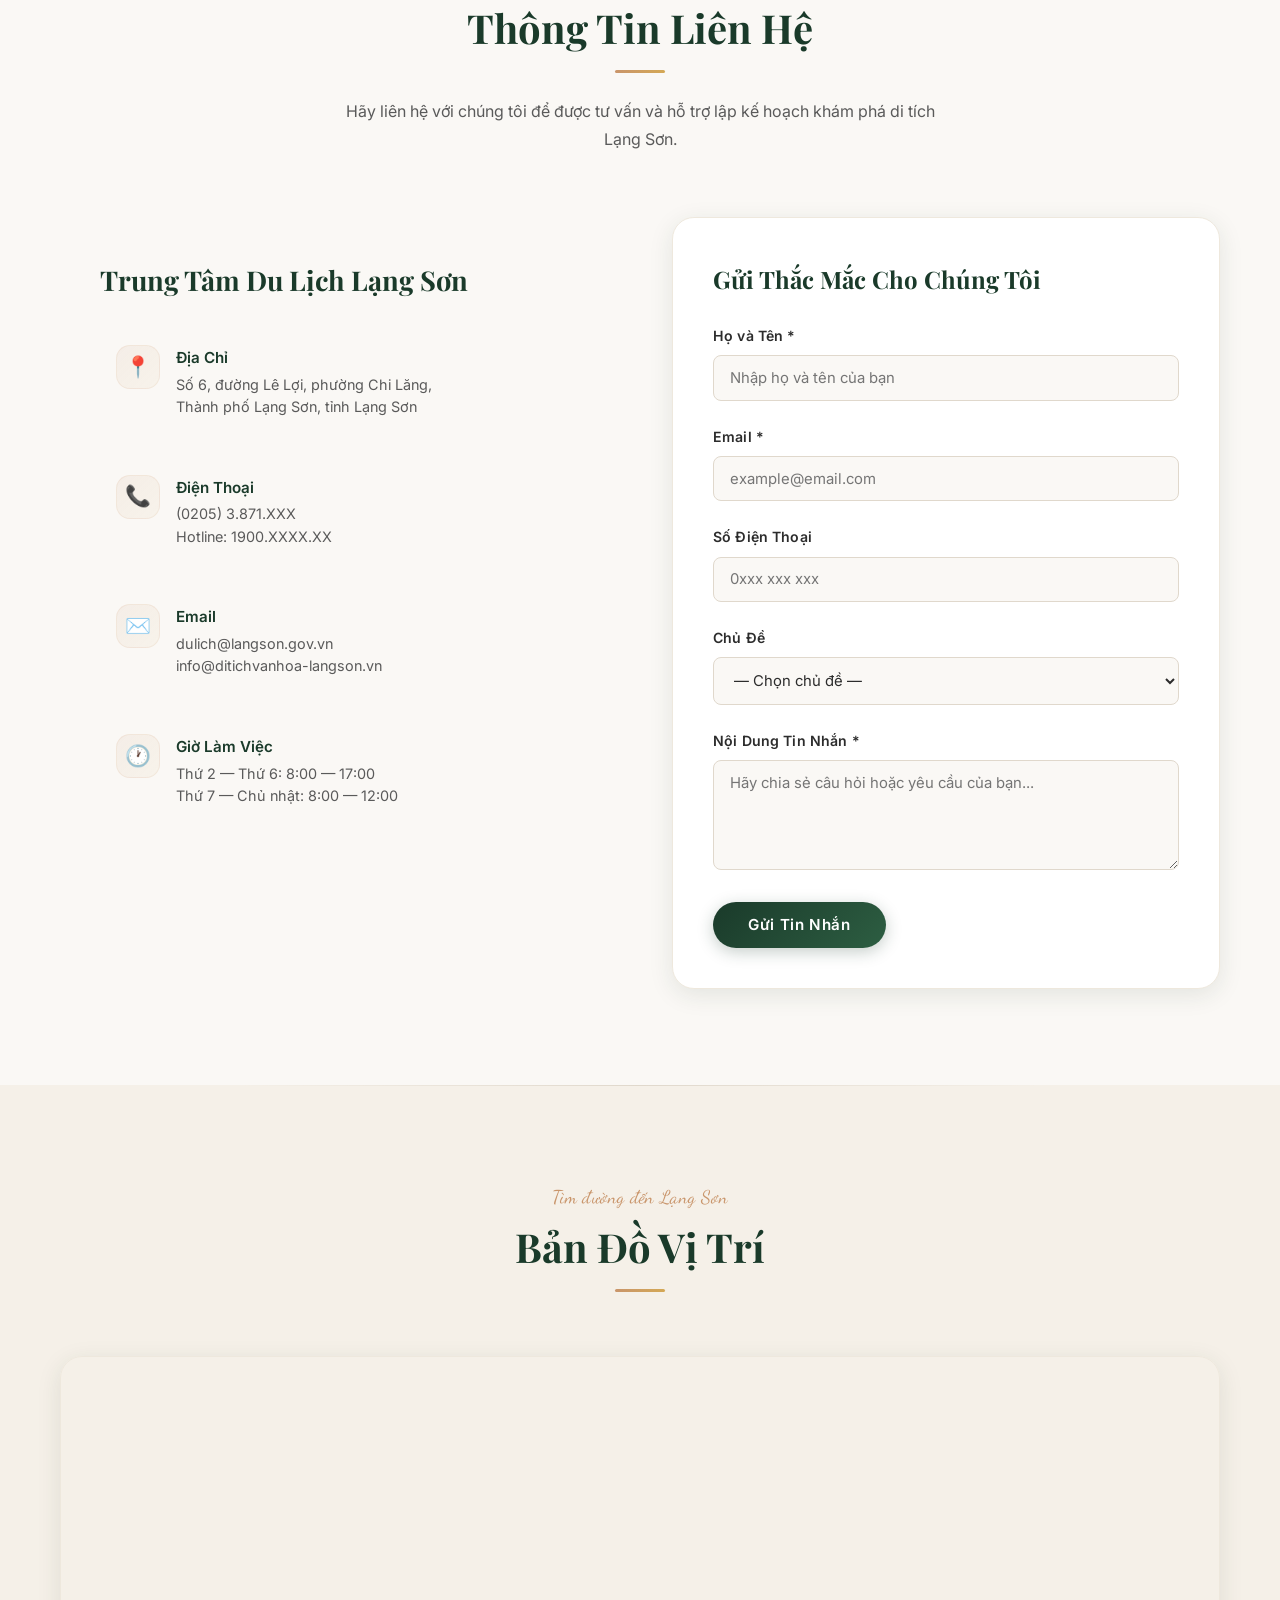
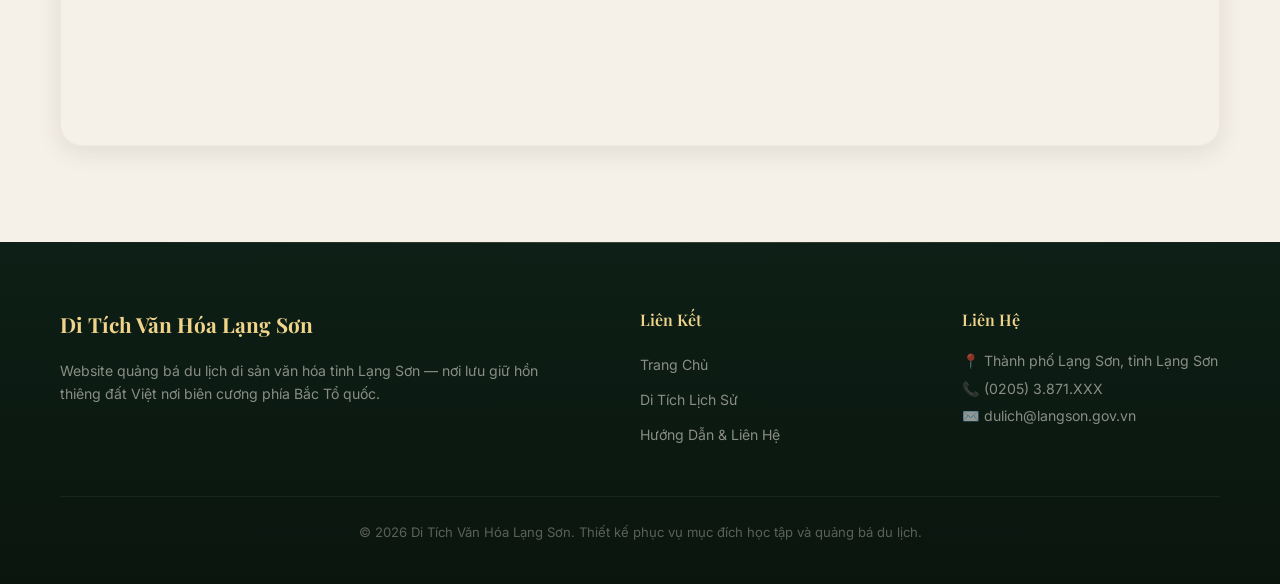
<file: lienhe.html>
<!DOCTYPE html>
<html lang="vi">
<head>
  <meta charset="UTF-8">
  <meta name="viewport" content="width=device-width, initial-scale=1.0">
  <meta name="description" content="Thông tin hướng dẫn du lịch Lạng Sơn, mẹo khám phá di tích, và biểu mẫu liên hệ cho du khách muốn tìm hiểu về di sản văn hóa Xứ Lạng.">
  <title>Hướng Dẫn Du Lịch &amp; Liên Hệ - Di Tích Văn Hóa Lạng Sơn</title>
  <link rel="stylesheet" href="style.css">
</head>
<body>

  <!-- 1. Liên kết Bỏ qua (Skip to Main Content) -->
  <a href="#main-content" class="skip-link">Chuyển đến nội dung chính</a>

  <!-- HEADER & NAVIGATION -->
  <header class="site-header">
    <div class="header-glow" aria-hidden="true"></div>
    <div class="header-inner">
      <a href="index.html" class="site-logo" aria-label="Trang chủ Di tích Lạng Sơn">
        <span class="logo-icon" aria-hidden="true">🏛️</span>
        <span class="logo-text">
          Lạng Sơn
          <span class="logo-sub">Di tích &amp; Văn hóa</span>
        </span>
      </a>
      <nav class="main-nav" aria-label="Điều hướng chính">
        <ul>
          <li><a href="index.html">Trang Chủ</a></li>
          <li><a href="ditich.html">Di Tích</a></li>
          <li><a href="lienhe.html" class="active">Liên Hệ</a></li>
        </ul>
      </nav>
    </div>
  </header>

  <!-- PAGE HERO -->
  <section class="page-hero" aria-label="Tiêu đề trang Liên hệ">
    <img
      src="images/langson-contact.png"
      alt="Trung tâm thông tin du lịch với nội thất gỗ truyền thống ấm cúng, bản đồ và tài liệu du lịch"
      class="hero-bg"
      width="1920"
      height="1080"
    >
    <div class="hero-overlay" aria-hidden="true"></div>
    <div class="hero-content">
      <h1>Hướng Dẫn Du Lịch &amp; Liên Hệ</h1>
      <p class="hero-tagline">✦ Cẩm nang cho hành trình khám phá Xứ Lạng ✦</p>
    </div>
  </section>

  <!-- MAIN CONTENT -->
  <main id="main-content">

    <!-- MẸO DU LỊCH -->
    <section class="section section-warm" aria-labelledby="tips-heading">
      <div class="container">
        <div class="section-header reveal">
          <span class="section-label">Cẩm nang du lịch</span>
          <h2 class="section-title" id="tips-heading">Mẹo Hay Cho Du Khách</h2>
          <hr class="section-divider">
          <p class="section-subtitle">
            Những lời khuyên hữu ích giúp bạn có chuyến khám phá di tích Lạng Sơn trọn vẹn nhất.
          </p>
        </div>
        <div class="tips-grid reveal-stagger">
          <article class="tip-card reveal">
            <span class="tip-icon" aria-hidden="true">🗓️</span>
            <h3>Thời Điểm Lý Tưởng</h3>
            <p>
              Tháng 9 đến tháng 11 là mùa đẹp nhất — tiết trời mát mẻ, lá vàng rơi giữa núi non,
              lý tưởng cho việc tham quan di tích và chụp ảnh.
            </p>
          </article>
          <article class="tip-card reveal">
            <span class="tip-icon" aria-hidden="true">🚗</span>
            <h3>Di Chuyển</h3>
            <p>
              Từ Hà Nội, bạn có thể đi xe khách (~3-4 tiếng) hoặc tàu hỏa (~5 tiếng).
              Tại Lạng Sơn, thuê xe máy hoặc taxi là cách thuận tiện nhất để di chuyển giữa các di tích.
            </p>
          </article>
          <article class="tip-card reveal">
            <span class="tip-icon" aria-hidden="true">🍜</span>
            <h3>Ẩm Thực Đặc Sản</h3>
            <p>
              Đừng bỏ lỡ: vịt quay Lạng Sơn, khâu nhục, phở chua, bánh cuốn trứng,
              và mận Bắc Sơn — những hương vị chỉ có ở Xứ Lạng.
            </p>
          </article>
          <article class="tip-card reveal">
            <span class="tip-icon" aria-hidden="true">🎒</span>
            <h3>Chuẩn Bị Hành Trang</h3>
            <p>
              Mang giày đi bộ thoải mái (nhiều di tích nằm trên núi), áo khoác nhẹ,
              và đèn pin nếu muốn khám phá hang động Nhị Thanh.
            </p>
          </article>
          <article class="tip-card reveal">
            <span class="tip-icon" aria-hidden="true">📸</span>
            <h3>Góc Chụp Ảnh Đẹp</h3>
            <p>
              Bình minh tại Ải Chi Lăng, hoàng hôn ở Hòn Vọng Phu, và bên trong Chùa Tam Thanh
              là những điểm chụp ảnh tuyệt đẹp nhất.
            </p>
          </article>
          <article class="tip-card reveal">
            <span class="tip-icon" aria-hidden="true">🏨</span>
            <h3>Lưu Trú</h3>
            <p>
              Trung tâm thành phố Lạng Sơn có nhiều khách sạn, nhà nghỉ phù hợp mọi ngân sách.
              Nên đặt trước vào dịp lễ hội và cuối tuần.
            </p>
          </article>
        </div>
      </div>
    </section>

    <!-- LIÊN HỆ & FORM -->
    <section class="section" aria-labelledby="contact-heading">
      <div class="container">
        <div class="section-header reveal">
          <span class="section-label">Kết nối với chúng tôi</span>
          <h2 class="section-title" id="contact-heading">Thông Tin Liên Hệ</h2>
          <hr class="section-divider">
          <p class="section-subtitle">
            Hãy liên hệ với chúng tôi để được tư vấn và hỗ trợ lập kế hoạch khám phá di tích Lạng Sơn.
          </p>
        </div>
        <div class="contact-grid">
          <!-- Thông tin liên hệ -->
          <div class="contact-info reveal-left">
            <h2>Trung Tâm Du Lịch Lạng Sơn</h2>
            <div class="contact-detail">
              <span class="contact-icon" aria-hidden="true">📍</span>
              <div>
                <h3>Địa Chỉ</h3>
                <p>Số 6, đường Lê Lợi, phường Chi Lăng,<br>Thành phố Lạng Sơn, tỉnh Lạng Sơn</p>
              </div>
            </div>
            <div class="contact-detail">
              <span class="contact-icon" aria-hidden="true">📞</span>
              <div>
                <h3>Điện Thoại</h3>
                <p>(0205) 3.871.XXX<br>Hotline: 1900.XXXX.XX</p>
              </div>
            </div>
            <div class="contact-detail">
              <span class="contact-icon" aria-hidden="true">✉️</span>
              <div>
                <h3>Email</h3>
                <p>dulich@langson.gov.vn<br>info@ditichvanhoa-langson.vn</p>
              </div>
            </div>
            <div class="contact-detail">
              <span class="contact-icon" aria-hidden="true">🕐</span>
              <div>
                <h3>Giờ Làm Việc</h3>
                <p>Thứ 2 — Thứ 6: 8:00 — 17:00<br>Thứ 7 — Chủ nhật: 8:00 — 12:00</p>
              </div>
            </div>
          </div>
          <!-- Form liên hệ -->
          <form class="contact-form reveal-right" action="#" method="post" aria-label="Biểu mẫu liên hệ">
            <h2>Gửi Thắc Mắc Cho Chúng Tôi</h2>
            <div class="form-group">
              <label for="contact-name">Họ và Tên <span aria-hidden="true">*</span></label>
              <input type="text" id="contact-name" name="name" required placeholder="Nhập họ và tên của bạn" autocomplete="name">
            </div>
            <div class="form-group">
              <label for="contact-email">Email <span aria-hidden="true">*</span></label>
              <input type="email" id="contact-email" name="email" required placeholder="example@email.com" autocomplete="email">
            </div>
            <div class="form-group">
              <label for="contact-phone">Số Điện Thoại</label>
              <input type="tel" id="contact-phone" name="phone" placeholder="0xxx xxx xxx" autocomplete="tel">
            </div>
            <div class="form-group">
              <label for="contact-subject">Chủ Đề</label>
              <select id="contact-subject" name="subject">
                <option value="">— Chọn chủ đề —</option>
                <option value="tour">Hỏi về tour du lịch di tích</option>
                <option value="info">Yêu cầu thông tin di tích</option>
                <option value="booking">Đặt hướng dẫn viên</option>
                <option value="feedback">Góp ý &amp; phản hồi</option>
                <option value="other">Khác</option>
              </select>
            </div>
            <div class="form-group">
              <label for="contact-message">Nội Dung Tin Nhắn <span aria-hidden="true">*</span></label>
              <textarea id="contact-message" name="message" required placeholder="Hãy chia sẻ câu hỏi hoặc yêu cầu của bạn..."></textarea>
            </div>
            <button type="submit" class="form-submit">Gửi Tin Nhắn</button>
          </form>
        </div>
      </div>
    </section>

    <!-- BẢN ĐỒ -->
    <section class="section section-warm" aria-labelledby="map-heading">
      <div class="container">
        <div class="section-header reveal">
          <span class="section-label">Tìm đường đến Lạng Sơn</span>
          <h2 class="section-title" id="map-heading">Bản Đồ Vị Trí</h2>
          <hr class="section-divider">
        </div>
        <div class="map-container reveal-fade">
          <iframe
            src="https://www.google.com/maps/embed?pb=!1m18!1m12!1m3!1d59073.37854645953!2d106.72!3d21.85!2m3!1f0!2f0!3f0!3m2!1i1024!2i768!4f13.1!3m3!1m2!1s0x36b53f41f7e4e003%3A0x5e0a3d0507c9c46a!2zTOG6oW5nIFPGoW4!5e0!3m2!1svi!2s!4v1700000000000!5m2!1svi!2s"
            title="Bản đồ thành phố Lạng Sơn trên Google Maps"
            allowfullscreen
            loading="lazy"
            referrerpolicy="no-referrer-when-downgrade"
          ></iframe>
        </div>
      </div>
    </section>

  </main>

  <!-- FOOTER -->
  <footer class="site-footer">
    <div class="footer-inner">
      <div class="footer-brand">
        <h3>Di Tích Văn Hóa Lạng Sơn</h3>
        <p>
          Website quảng bá du lịch di sản văn hóa tỉnh Lạng Sơn — nơi lưu giữ hồn thiêng
          đất Việt nơi biên cương phía Bắc Tổ quốc.
        </p>
      </div>
      <div class="footer-links">
        <h4>Liên Kết</h4>
        <ul>
          <li><a href="index.html">Trang Chủ</a></li>
          <li><a href="ditich.html">Di Tích Lịch Sử</a></li>
          <li><a href="lienhe.html">Hướng Dẫn &amp; Liên Hệ</a></li>
        </ul>
      </div>
      <div class="footer-contact">
        <h4>Liên Hệ</h4>
        <p>📍 Thành phố Lạng Sơn, tỉnh Lạng Sơn</p>
        <p>📞 (0205) 3.871.XXX</p>
        <p>✉️ dulich@langson.gov.vn</p>
      </div>
    </div>
    <div class="footer-bottom">
      <p>&copy; 2026 Di Tích Văn Hóa Lạng Sơn. Thiết kế phục vụ mục đích học tập và quảng bá du lịch.</p>
    </div>
  </footer>

  <!-- Scroll Reveal + Liquid Glass Script -->
  <script>
    (function () {
      var revealEls = document.querySelectorAll('.reveal, .reveal-fade, .reveal-left, .reveal-right');
      if (revealEls.length) {
        var observer = new IntersectionObserver(function (entries) {
          entries.forEach(function (entry) {
            if (entry.isIntersecting) {
              entry.target.classList.add('is-visible');
              observer.unobserve(entry.target);
            }
          });
        }, { threshold: 0.15, rootMargin: '0px 0px -40px 0px' });
        revealEls.forEach(function (el) { observer.observe(el); });
      }
      var header = document.querySelector('.site-header');
      var glow = document.querySelector('.header-glow');
      if (header && glow) {
        header.addEventListener('mousemove', function (e) {
          var rect = header.getBoundingClientRect();
          glow.style.left = (e.clientX - rect.left) + 'px';
          glow.style.top = (e.clientY - rect.top) + 'px';
        });
      }
    })();
  </script>

</body>
</html>
</file>
<file: style.css>
/* ================================================
   DI TÍCH VĂN HÓA LẠNG SƠN - STYLE.CSS
   Tệp CSS chung cho toàn bộ website
   ================================================ */

/* === GOOGLE FONTS === */
@import url('https://fonts.googleapis.com/css2?family=Playfair+Display:ital,wght@0,400;0,600;0,700;1,400&family=Inter:wght@300;400;500;600;700&family=Dancing+Script:wght@400;700&display=swap');

/* === CSS CUSTOM PROPERTIES (Design Tokens) === */
:root {
  /* Color Palette - Tông cổ kính sang trọng */
  --color-primary: #1a3a2a;
  --color-primary-light: #2d5e42;
  --color-primary-dark: #0d1f16;
  --color-accent: #c9956b;
  --color-accent-light: #ddb892;
  --color-accent-dark: #a67548;
  --color-gold: #d4a855;
  --color-gold-light: #f0d48a;

  /* Neutrals */
  --color-bg: #faf8f5;
  --color-bg-warm: #f5f0e8;
  --color-bg-dark: #111a14;
  --color-text: #2c2c2c;
  --color-text-light: #5a5a5a;
  --color-text-on-dark: #f0ece4;
  --color-white: #ffffff;
  --color-border: #e0d8cc;
  --color-border-light: #eee8dd;

  /* Typography */
  --font-heading: 'Playfair Display', Georgia, 'Times New Roman', serif;
  --font-body: 'Inter', 'Segoe UI', Tahoma, sans-serif;
  --font-accent: 'Dancing Script', cursive;

  /* Spacing */
  --space-xs: 0.5rem;
  --space-sm: 1rem;
  --space-md: 1.5rem;
  --space-lg: 2.5rem;
  --space-xl: 4rem;
  --space-xxl: 6rem;

  /* Borders & Shadows */
  --radius-sm: 8px;
  --radius-md: 14px;
  --radius-lg: 22px;
  --radius-xl: 32px;
  --shadow-xs: 0 1px 3px rgba(26, 58, 42, 0.05);
  --shadow-sm: 0 2px 10px rgba(26, 58, 42, 0.07);
  --shadow-md: 0 6px 24px rgba(26, 58, 42, 0.1);
  --shadow-lg: 0 12px 40px rgba(26, 58, 42, 0.13);
  --shadow-xl: 0 20px 60px rgba(26, 58, 42, 0.17);

  /* Transitions */
  --transition-fast: 0.2s ease;
  --transition-normal: 0.35s ease;
  --transition-slow: 0.5s cubic-bezier(0.25, 0.46, 0.45, 0.94);
}

/* === RESET & BASE === */
*,
*::before,
*::after {
  margin: 0;
  padding: 0;
  box-sizing: border-box;
}

html {
  scroll-behavior: smooth;
  font-size: 16px;
}

body {
  font-family: var(--font-body);
  color: var(--color-text);
  background-color: var(--color-bg);
  line-height: 1.75;
  overflow-x: hidden;
  -webkit-font-smoothing: antialiased;
  -moz-osx-font-smoothing: grayscale;
}

/* === 1. LIÊN KẾT BỎ QUA (Skip to Main Content) === */
.skip-link {
  position: absolute;
  top: -100%;
  left: 50%;
  transform: translateX(-50%);
  background-color: var(--color-primary);
  color: var(--color-white);
  padding: 0.75rem 1.5rem;
  font-size: 0.95rem;
  font-weight: 600;
  text-decoration: none;
  border-radius: 0 0 var(--radius-md) var(--radius-md);
  z-index: 10000;
  transition: top var(--transition-fast);
  box-shadow: var(--shadow-md);
}

.skip-link:focus {
  top: 0;
  outline: 3px solid var(--color-gold);
  outline-offset: 2px;
}

/* === 2. THANH ĐIỀU HƯỚNG — Liquid Glass Effect === */
.site-header {
  position: sticky;
  top: 0;
  z-index: 1000;
  background: linear-gradient(135deg,
    rgba(13, 31, 22, 0.55) 0%,
    rgba(20, 45, 32, 0.45) 50%,
    rgba(30, 60, 42, 0.55) 100%
  );
  backdrop-filter: blur(28px) saturate(1.6) brightness(1.05);
  -webkit-backdrop-filter: blur(28px) saturate(1.6) brightness(1.05);
  box-shadow:
    0 4px 30px rgba(0, 0, 0, 0.2),
    0 1px 0 rgba(255, 255, 255, 0.08) inset,
    0 -1px 0 rgba(0, 0, 0, 0.1) inset;
  border-bottom: 1px solid rgba(255, 255, 255, 0.1);
  overflow: hidden;
  transition: background 0.4s ease, box-shadow 0.4s ease;
}

/* Ánh sáng theo chuột */
.header-glow {
  position: absolute;
  top: 50%;
  left: 50%;
  width: 250px;
  height: 250px;
  border-radius: 50%;
  background: radial-gradient(circle,
    rgba(212, 168, 85, 0.2) 0%,
    rgba(201, 149, 107, 0.08) 40%,
    transparent 70%
  );
  transform: translate(-50%, -50%);
  pointer-events: none;
  opacity: 0;
  transition: opacity 0.4s ease;
  z-index: 0;
  filter: blur(2px);
}

.site-header:hover .header-glow {
  opacity: 1;
}

/* Viền sáng phản xạ trên cùng */
.site-header::before {
  content: '';
  position: absolute;
  top: 0;
  left: 0;
  right: 0;
  height: 1px;
  background: linear-gradient(90deg,
    transparent 5%,
    rgba(255, 255, 255, 0.15) 20%,
    rgba(255, 255, 255, 0.25) 50%,
    rgba(255, 255, 255, 0.15) 80%,
    transparent 95%
  );
  z-index: 1;
}

.header-inner {
  display: flex;                        /* Thuộc tính display: flex */
  align-items: center;                  /* Căn chỉnh dọc */
  justify-content: space-between;       /* Phân bố khoảng cách */
  gap: 2rem;                            /* Khoảng cách giữa các phần tử */
  max-width: 1280px;
  margin: 0 auto;
  padding: 0 var(--space-md);
  position: relative;
  z-index: 2;
}

.site-logo {
  display: flex;
  align-items: center;
  gap: 0.75rem;
  text-decoration: none;
  color: var(--color-text-on-dark);
  flex-shrink: 0;
  transition: transform var(--transition-normal), opacity var(--transition-fast);
}

.site-logo:hover {
  transform: scale(1.03);
  opacity: 0.92;
}

.logo-icon {
  font-size: 1.8rem;
  line-height: 1;
  filter: drop-shadow(0 1px 4px rgba(212, 168, 85, 0.25));
  transition: filter var(--transition-normal);
}

.site-logo:hover .logo-icon {
  filter: drop-shadow(0 2px 10px rgba(212, 168, 85, 0.5));
}

.logo-text {
  font-family: var(--font-heading);
  font-size: 1.3rem;
  font-weight: 700;
  letter-spacing: 0.02em;
  text-shadow: 0 1px 8px rgba(0, 0, 0, 0.2);
}

.logo-sub {
  display: block;
  font-family: var(--font-accent);
  font-size: 0.82rem;
  font-weight: 400;
  color: var(--color-gold-light);
  letter-spacing: 0.04em;
  opacity: 0.85;
}

/* Nav pill container - liquid glass */
.main-nav ul {
  display: flex;
  list-style: none;
  gap: 0.25rem;
  background: rgba(255, 255, 255, 0.06);
  padding: 0.3rem;
  border-radius: var(--radius-xl);
  border: 1px solid rgba(255, 255, 255, 0.1);
  box-shadow:
    0 2px 12px rgba(0, 0, 0, 0.12) inset,
    0 1px 0 rgba(255, 255, 255, 0.06);
  position: relative;
}

.main-nav a {
  display: inline-block;
  padding: 0.65rem 1.4rem;
  color: rgba(240, 236, 228, 0.7);
  text-decoration: none;
  font-size: 0.9rem;
  font-weight: 500;
  letter-spacing: 0.04em;
  position: relative;
  transition:
    color 0.4s cubic-bezier(0.25, 0.46, 0.45, 0.94),
    background-color 0.4s cubic-bezier(0.25, 0.46, 0.45, 0.94),
    box-shadow 0.4s cubic-bezier(0.25, 0.46, 0.45, 0.94),
    transform 0.3s cubic-bezier(0.25, 0.46, 0.45, 0.94),
    text-shadow 0.3s ease;
  border-radius: var(--radius-xl);
  z-index: 1;
}

.main-nav a::after {
  content: '';
  position: absolute;
  bottom: 6px;
  left: 50%;
  transform: translateX(-50%) scaleX(0);
  width: 20px;
  height: 2px;
  background: linear-gradient(90deg, var(--color-gold), var(--color-accent-light));
  transition: transform 0.45s cubic-bezier(0.34, 1.56, 0.64, 1), opacity 0.3s ease;
  border-radius: 2px;
  opacity: 0;
}

/* === 5. HIỆU ỨNG :HOVER CHO NAVIGATION === */
.main-nav a:hover {
  color: var(--color-white);
  background: rgba(255, 255, 255, 0.12);
  transform: translateY(-1px);
  text-shadow: 0 0 12px rgba(255, 255, 255, 0.2);
  box-shadow:
    0 2px 10px rgba(0, 0, 0, 0.1),
    0 0 1px rgba(255, 255, 255, 0.2) inset;
}

.main-nav a:hover::after {
  transform: translateX(-50%) scaleX(1);
  opacity: 1;
}

.main-nav a:focus-visible {
  outline: 2px solid var(--color-gold);
  outline-offset: 2px;
}

/* Active tab - lit glass */
.main-nav a.active {
  color: var(--color-primary-dark);
  background: linear-gradient(135deg,
    rgba(240, 212, 138, 0.92) 0%,
    rgba(212, 168, 85, 0.95) 100%
  );
  font-weight: 600;
  box-shadow:
    0 2px 14px rgba(212, 168, 85, 0.35),
    0 0 20px rgba(212, 168, 85, 0.12),
    0 1px 0 rgba(255, 255, 255, 0.3) inset;
  transform: none;
  text-shadow: none;
}

.main-nav a.active::after {
  display: none;
}

.main-nav a.active:hover {
  background: linear-gradient(135deg,
    rgba(240, 212, 138, 1) 0%,
    rgba(221, 184, 146, 0.95) 100%
  );
  box-shadow:
    0 4px 18px rgba(212, 168, 85, 0.45),
    0 0 25px rgba(212, 168, 85, 0.18),
    0 1px 0 rgba(255, 255, 255, 0.35) inset;
  transform: translateY(-1px);
  color: var(--color-primary-dark);
}

/* === HERO SECTION === */
.hero {
  position: relative;
  min-height: 85vh;
  display: flex;
  align-items: center;
  justify-content: center;
  text-align: center;
  overflow: hidden;
  background-color: var(--color-primary-dark);
}

.hero-bg {
  position: absolute;
  top: 0;
  left: 0;
  width: 100%;
  height: 100%;
  object-fit: cover;
  opacity: 0.5;
  filter: brightness(0.65) saturate(1.1);
}

.hero-overlay {
  position: absolute;
  top: 0;
  left: 0;
  width: 100%;
  height: 100%;
  background: linear-gradient(
    180deg,
    rgba(13, 31, 22, 0.25) 0%,
    rgba(13, 31, 22, 0.45) 45%,
    rgba(13, 31, 22, 0.88) 100%
  );
}

.hero-content {
  position: relative;
  z-index: 2;
  max-width: 800px;
  padding: var(--space-xl) var(--space-md);
  animation: fadeInUp 1s ease-out;
}

@keyframes fadeInUp {
  from {
    opacity: 0;
    transform: translateY(35px);
  }
  to {
    opacity: 1;
    transform: translateY(0);
  }
}

.hero-tagline {
  font-family: var(--font-accent);
  font-size: 1.35rem;
  color: var(--color-gold-light);
  margin-bottom: var(--space-sm);
  letter-spacing: 0.06em;
  opacity: 0.9;
}

.hero h1 {
  font-family: var(--font-heading);
  font-size: clamp(2.2rem, 5vw, 3.6rem);
  font-weight: 700;
  color: var(--color-white);
  line-height: 1.2;
  margin-bottom: var(--space-md);
  text-shadow: 0 2px 25px rgba(0, 0, 0, 0.35);
}

.hero-desc {
  font-size: 1.05rem;
  color: rgba(240, 236, 228, 0.85);
  line-height: 1.85;
  margin-bottom: var(--space-lg);
  max-width: 620px;
  margin-left: auto;
  margin-right: auto;
}

.hero-cta {
  display: inline-block;
  padding: 0.95rem 2.4rem;
  background: linear-gradient(135deg, var(--color-accent) 0%, var(--color-gold) 100%);
  color: var(--color-primary-dark);
  text-decoration: none;
  font-weight: 600;
  font-size: 0.95rem;
  border-radius: var(--radius-xl);
  letter-spacing: 0.04em;
  transition: transform var(--transition-normal), box-shadow var(--transition-normal), filter var(--transition-normal);
  box-shadow: 0 4px 20px rgba(201, 149, 107, 0.35);
}

.hero-cta:hover {
  transform: translateY(-3px);
  box-shadow: 0 8px 35px rgba(201, 149, 107, 0.5);
  filter: brightness(1.05);
}

.hero-cta:focus-visible {
  outline: 3px solid var(--color-white);
  outline-offset: 3px;
}

/* === PAGE HERO (for subpages) === */
.page-hero {
  position: relative;
  min-height: 42vh;
  display: flex;
  align-items: center;
  justify-content: center;
  text-align: center;
  overflow: hidden;
  background-color: var(--color-primary-dark);
}

.page-hero .hero-bg {
  opacity: 0.35;
}

.page-hero .hero-content {
  padding: var(--space-lg) var(--space-md);
}

.page-hero h1 {
  font-family: var(--font-heading);
  font-size: clamp(2rem, 4vw, 3rem);
  font-weight: 700;
  color: var(--color-white);
  line-height: 1.3;
  text-shadow: 0 2px 18px rgba(0, 0, 0, 0.3);
}

.page-hero .hero-tagline {
  margin-top: var(--space-sm);
  margin-bottom: 0;
}

/* === SECTIONS CHUNG === */
.section {
  padding: var(--space-xxl) var(--space-md);
  position: relative;
}

.section-dark {
  background-color: var(--color-bg-dark);
  color: var(--color-text-on-dark);
}

.section-warm {
  background-color: var(--color-bg-warm);
}

/* Đường trang trí giữa các section */
.section-warm::before {
  content: '';
  position: absolute;
  top: 0;
  left: 50%;
  transform: translateX(-50%);
  width: 80%;
  max-width: 800px;
  height: 1px;
  background: linear-gradient(90deg, transparent, var(--color-border), transparent);
}

.container {
  max-width: 1160px;
  margin: 0 auto;
}

.section-header {
  text-align: center;
  margin-bottom: var(--space-xl);
}

.section-label {
  font-family: var(--font-accent);
  font-size: 1.15rem;
  color: var(--color-accent);
  display: block;
  margin-bottom: var(--space-xs);
  letter-spacing: 0.02em;
}

.section-dark .section-label {
  color: var(--color-gold-light);
}

.section-title {
  font-family: var(--font-heading);
  font-size: clamp(1.8rem, 3.5vw, 2.5rem);
  font-weight: 700;
  color: var(--color-primary);
  line-height: 1.3;
  margin-bottom: var(--space-sm);
}

.section-dark .section-title {
  color: var(--color-white);
}

.section-divider {
  display: block;
  width: 50px;
  height: 3px;
  background: linear-gradient(90deg, var(--color-accent), var(--color-gold));
  border: none;
  margin: 0 auto;
  border-radius: 2px;
}

.section-subtitle {
  font-size: 1rem;
  color: var(--color-text-light);
  max-width: 600px;
  margin: var(--space-md) auto 0;
  line-height: 1.75;
}

.section-dark .section-subtitle {
  color: rgba(240, 236, 228, 0.7);
}

/* === 4. ĐỊNH DẠNG HÌNH ẢNH (Box Model) === */
img {
  max-width: 100%;
  height: auto;
  display: block;
}

.styled-img {
  border: 3px solid var(--color-border-light);
  padding: 5px;
  border-radius: var(--radius-lg);
  box-shadow: var(--shadow-md);
  background-color: var(--color-white);
  transition: transform var(--transition-normal), box-shadow var(--transition-normal), border-color var(--transition-normal);
}

/* === 5. HIỆU ỨNG :HOVER CHO HÌNH ẢNH === */
.styled-img:hover {
  transform: scale(1.015);
  box-shadow: var(--shadow-lg);
  border-color: var(--color-accent-light);
}

/* === HIGHLIGHT CARDS (Trang chủ) === */
.highlights-grid {
  display: grid;
  grid-template-columns: repeat(3, 1fr);
  gap: var(--space-lg);
}

.highlight-card {
  background-color: var(--color-white);
  border-radius: var(--radius-lg);
  overflow: hidden;
  box-shadow: var(--shadow-sm);
  transition: transform var(--transition-normal), box-shadow var(--transition-normal);
  text-decoration: none;
  color: inherit;
  display: block;
  border: 1px solid var(--color-border-light);
}

.highlight-card:hover {
  transform: translateY(-6px);
  box-shadow: var(--shadow-xl);
  border-color: var(--color-accent-light);
}

.highlight-card:focus-visible {
  outline: 3px solid var(--color-accent);
  outline-offset: 3px;
}

.highlight-card-img {
  width: 100%;
  height: 210px;
  object-fit: cover;
  border: 3px solid var(--color-border-light);
  padding: 4px;
  border-radius: var(--radius-lg) var(--radius-lg) 0 0;
  transition: transform var(--transition-slow);
}

.highlight-card:hover .highlight-card-img {
  transform: scale(1.06);
}

.highlight-card-body {
  padding: var(--space-md) var(--space-md) var(--space-lg);
}

.highlight-card-body h3 {
  font-family: var(--font-heading);
  font-size: 1.2rem;
  font-weight: 700;
  color: var(--color-primary);
  margin-bottom: 0.5rem;
  line-height: 1.35;
}

.highlight-card-body p {
  font-size: 0.9rem;
  color: var(--color-text-light);
  line-height: 1.65;
}

/* === 6. NTH-CHILD: Xen kẽ border-radius cho highlight cards === */
.highlight-card:nth-child(even) {
  border-radius: var(--radius-xl);
}

.highlight-card:nth-child(even) .highlight-card-img {
  border-radius: var(--radius-xl) var(--radius-xl) 0 0;
}

.highlight-card:nth-child(odd) {
  border-radius: var(--radius-lg);
}

/* === 3. BỐ CỤC CSS GRID (Trang Di tích) === */
.ditich-grid {
  display: grid;                                  /* display: grid */
  grid-template-columns: repeat(2, 1fr);          /* Tối thiểu 2 cột */
  gap: var(--space-lg);
}

.ditich-card {
  background-color: var(--color-white);
  border-radius: var(--radius-lg);
  overflow: hidden;
  box-shadow: var(--shadow-sm);
  transition: transform var(--transition-normal), box-shadow var(--transition-normal);
  border: 1px solid var(--color-border-light);
}

/* === 5. HIỆU ỨNG :HOVER CHO THẺ DI TÍCH === */
.ditich-card:hover {
  transform: translateY(-5px);
  box-shadow: var(--shadow-lg);
  border-color: var(--color-accent-light);
}

.ditich-card-img-wrap {
  overflow: hidden;
  position: relative;
}

.ditich-card-img-wrap::after {
  content: '';
  position: absolute;
  bottom: 0;
  left: 0;
  width: 100%;
  height: 35%;
  background: linear-gradient(transparent, rgba(13, 31, 22, 0.25));
  pointer-events: none;
}

.ditich-card-img {
  width: 100%;
  height: 260px;
  object-fit: cover;
  border: 3px solid var(--color-border-light);
  padding: 4px;
  border-radius: var(--radius-lg) var(--radius-lg) 0 0;
  transition: transform var(--transition-slow), filter var(--transition-normal);
}

.ditich-card:hover .ditich-card-img {
  transform: scale(1.06);
  filter: brightness(1.03);
}

.ditich-card-content {
  padding: var(--space-md) var(--space-md) var(--space-lg);
}

.ditich-card-tag {
  display: inline-block;
  font-size: 0.7rem;
  font-weight: 600;
  text-transform: uppercase;
  letter-spacing: 0.12em;
  color: var(--color-accent-dark);
  background: linear-gradient(135deg, rgba(201, 149, 107, 0.1), rgba(212, 168, 85, 0.08));
  padding: 0.3rem 0.85rem;
  border-radius: var(--radius-sm);
  margin-bottom: 0.75rem;
  border: 1px solid rgba(201, 149, 107, 0.15);
}

.ditich-card-content h3 {
  font-family: var(--font-heading);
  font-size: 1.35rem;
  font-weight: 700;
  color: var(--color-primary);
  margin-bottom: 0.6rem;
  line-height: 1.3;
}

.ditich-card-content p {
  font-size: 0.93rem;
  color: var(--color-text-light);
  line-height: 1.75;
}

.ditich-card-meta {
  display: flex;
  gap: var(--space-sm);
  margin-top: var(--space-sm);
  padding-top: var(--space-sm);
  border-top: 1px solid var(--color-border-light);
  font-size: 0.82rem;
  color: var(--color-text-light);
}

.ditich-card-meta span {
  display: flex;
  align-items: center;
  gap: 0.3rem;
}

/* === 6. NTH-CHILD: Xen kẽ nền và border-radius cho di tích === */
.ditich-card:nth-child(odd) {
  border-radius: var(--radius-lg);
}

.ditich-card:nth-child(even) {
  border-radius: var(--radius-xl);
  background-color: var(--color-bg-warm);
}

.ditich-card:nth-child(even) .ditich-card-img {
  border-radius: var(--radius-xl) var(--radius-xl) 0 0;
}

/* === FEATURED DITICH === */
.featured-ditich {
  display: flex;
  align-items: center;
  gap: var(--space-xl);
  padding: var(--space-lg) 0;
}

.featured-ditich-img {
  flex: 0 0 48%;
  max-width: 48%;
}

.featured-ditich-img img {
  width: 100%;
  height: 380px;
  object-fit: cover;
  border: 3px solid var(--color-border-light);
  padding: 6px;
  border-radius: var(--radius-xl);
  box-shadow: var(--shadow-md);
  transition: transform var(--transition-slow), box-shadow var(--transition-normal);
}

.featured-ditich-img img:hover {
  transform: rotate(-0.5deg) scale(1.015);
  box-shadow: var(--shadow-lg);
}

.featured-ditich-content {
  flex: 1;
}

.featured-ditich-content h2 {
  font-family: var(--font-heading);
  font-size: 1.9rem;
  font-weight: 700;
  color: var(--color-primary);
  margin-bottom: var(--space-sm);
  line-height: 1.3;
}

.featured-ditich-content .accent-text {
  font-family: var(--font-heading);
  font-style: italic;
  font-size: 1.05rem;
  color: var(--color-accent);
  margin-bottom: var(--space-sm);
  padding-left: 1rem;
  border-left: 3px solid var(--color-accent-light);
  line-height: 1.6;
}

.featured-ditich-content p {
  font-size: 0.97rem;
  color: var(--color-text-light);
  line-height: 1.8;
  margin-bottom: var(--space-sm);
}

/* === INTRO SECTION (Trang chủ) === */
.intro-content {
  display: flex;
  align-items: center;
  gap: var(--space-xl);
}

.intro-text {
  flex: 1;
}

.intro-text h2 {
  font-family: var(--font-heading);
  font-size: 1.9rem;
  font-weight: 700;
  color: var(--color-primary);
  margin-bottom: var(--space-sm);
  line-height: 1.3;
}

.intro-text p {
  font-size: 0.97rem;
  color: var(--color-text-light);
  line-height: 1.8;
  margin-bottom: var(--space-sm);
}

.intro-img {
  flex: 0 0 44%;
  max-width: 44%;
}

.intro-img img {
  width: 100%;
  height: 360px;
  object-fit: cover;
  border: 3px solid var(--color-border-light);
  padding: 6px;
  border-radius: var(--radius-xl);
  box-shadow: var(--shadow-md);
  transition: transform var(--transition-slow);
}

.intro-img img:hover {
  transform: scale(1.02) rotate(0.5deg);
}

/* === STATS BAR === */
.stats-bar {
  display: flex;
  justify-content: center;
  gap: var(--space-xl);
  padding: var(--space-lg) var(--space-md);
  flex-wrap: wrap;
}

.stat-item {
  text-align: center;
  padding: var(--space-sm) var(--space-md);
  position: relative;
}

.stat-item + .stat-item::before {
  content: '';
  position: absolute;
  left: calc(var(--space-xl) / -2);
  top: 15%;
  height: 70%;
  width: 1px;
  background: linear-gradient(180deg, transparent, rgba(212, 168, 85, 0.25), transparent);
}

.stat-number {
  font-family: var(--font-heading);
  font-size: 2.4rem;
  font-weight: 700;
  color: var(--color-gold);
  line-height: 1.1;
}

.stat-label {
  font-size: 0.85rem;
  color: rgba(240, 236, 228, 0.6);
  margin-top: 0.35rem;
  letter-spacing: 0.02em;
}

/* === QUOTE SECTION === */
.quote-section {
  text-align: center;
  padding: var(--space-xl) var(--space-md);
  position: relative;
}

.quote-section::before {
  content: '\201C';
  font-family: var(--font-heading);
  font-size: 6rem;
  color: var(--color-accent-light);
  opacity: 0.2;
  position: absolute;
  top: 1rem;
  left: 50%;
  transform: translateX(-50%);
  line-height: 1;
}

.quote-text {
  font-family: var(--font-heading);
  font-style: italic;
  font-size: clamp(1.25rem, 2.5vw, 1.7rem);
  color: var(--color-primary);
  max-width: 750px;
  margin: 0 auto var(--space-sm);
  line-height: 1.65;
}

.quote-author {
  font-size: 0.9rem;
  color: var(--color-accent);
  font-weight: 500;
  letter-spacing: 0.05em;
}

/* === TRANG LIÊN HỆ === */
.contact-grid {
  display: grid;
  grid-template-columns: 1fr 1fr;
  gap: var(--space-xl);
  align-items: start;
}

.contact-info {
  padding: var(--space-lg);
}

.contact-info h2 {
  font-family: var(--font-heading);
  font-size: 1.7rem;
  font-weight: 700;
  color: var(--color-primary);
  margin-bottom: var(--space-md);
}

.contact-detail {
  display: flex;
  align-items: flex-start;
  gap: var(--space-sm);
  margin-bottom: var(--space-md);
  padding: var(--space-sm);
  border-radius: var(--radius-md);
  transition: background-color var(--transition-fast);
}

.contact-detail:hover {
  background-color: rgba(201, 149, 107, 0.05);
}

.contact-icon {
  font-size: 1.3rem;
  flex-shrink: 0;
  width: 44px;
  height: 44px;
  display: flex;
  align-items: center;
  justify-content: center;
  background: linear-gradient(135deg, rgba(201, 149, 107, 0.1), rgba(212, 168, 85, 0.06));
  border-radius: var(--radius-md);
  border: 1px solid rgba(201, 149, 107, 0.12);
}

.contact-detail h3 {
  font-size: 0.95rem;
  font-weight: 600;
  color: var(--color-primary);
  margin-bottom: 0.15rem;
}

.contact-detail p {
  font-size: 0.9rem;
  color: var(--color-text-light);
  line-height: 1.55;
}

/* === FORM === */
.contact-form {
  background-color: var(--color-white);
  padding: var(--space-lg);
  border-radius: var(--radius-lg);
  box-shadow: var(--shadow-md);
  border: 1px solid var(--color-border-light);
}

.contact-form h2 {
  font-family: var(--font-heading);
  font-size: 1.5rem;
  font-weight: 700;
  color: var(--color-primary);
  margin-bottom: var(--space-md);
}

.form-group {
  margin-bottom: var(--space-md);
}

.form-group label {
  display: block;
  font-size: 0.88rem;
  font-weight: 600;
  color: var(--color-text);
  margin-bottom: 0.4rem;
  letter-spacing: 0.01em;
}

.form-group input,
.form-group textarea,
.form-group select {
  width: 100%;
  padding: 0.8rem 1rem;
  font-family: var(--font-body);
  font-size: 0.93rem;
  color: var(--color-text);
  background-color: var(--color-bg);
  border: 1.5px solid var(--color-border);
  border-radius: var(--radius-sm);
  transition: border-color var(--transition-fast), box-shadow var(--transition-fast), background-color var(--transition-fast);
}

.form-group input:focus,
.form-group textarea:focus,
.form-group select:focus {
  outline: none;
  border-color: var(--color-accent);
  box-shadow: 0 0 0 3px rgba(201, 149, 107, 0.15);
  background-color: var(--color-white);
}

.form-group textarea {
  resize: vertical;
  min-height: 110px;
}

.form-submit {
  display: inline-block;
  padding: 0.85rem 2.2rem;
  background: linear-gradient(135deg, var(--color-primary) 0%, var(--color-primary-light) 100%);
  color: var(--color-white);
  font-family: var(--font-body);
  font-size: 0.95rem;
  font-weight: 600;
  border: none;
  border-radius: var(--radius-xl);
  cursor: pointer;
  letter-spacing: 0.04em;
  transition: transform var(--transition-normal), box-shadow var(--transition-normal), filter var(--transition-normal);
  box-shadow: 0 4px 16px rgba(26, 58, 42, 0.25);
}

.form-submit:hover {
  transform: translateY(-2px);
  box-shadow: 0 6px 24px rgba(26, 58, 42, 0.35);
  filter: brightness(1.08);
}

.form-submit:focus-visible {
  outline: 3px solid var(--color-gold);
  outline-offset: 3px;
}

/* === TRAVEL TIPS (Trang Liên hệ) === */
.tips-grid {
  display: grid;
  grid-template-columns: repeat(3, 1fr);
  gap: var(--space-md);
}

.tip-card {
  background-color: var(--color-white);
  padding: var(--space-lg) var(--space-md);
  border-radius: var(--radius-lg);
  box-shadow: var(--shadow-xs);
  text-align: center;
  transition: transform var(--transition-normal), box-shadow var(--transition-normal), border-color var(--transition-normal);
  border: 1px solid var(--color-border-light);
}

.tip-card:hover {
  transform: translateY(-4px);
  box-shadow: var(--shadow-md);
  border-color: var(--color-accent-light);
}

.tip-icon {
  font-size: 2.2rem;
  margin-bottom: var(--space-sm);
  display: block;
}

.tip-card h3 {
  font-family: var(--font-heading);
  font-size: 1.05rem;
  font-weight: 700;
  color: var(--color-primary);
  margin-bottom: 0.5rem;
}

.tip-card p {
  font-size: 0.88rem;
  color: var(--color-text-light);
  line-height: 1.65;
}

/* === 6. NTH-CHILD: Xen kẽ nền cho tip cards === */
.tip-card:nth-child(odd) {
  background-color: var(--color-white);
}

.tip-card:nth-child(even) {
  background-color: var(--color-bg-warm);
  border-color: var(--color-border);
}

/* === MAP EMBED === */
.map-container {
  border-radius: var(--radius-lg);
  overflow: hidden;
  box-shadow: var(--shadow-md);
  margin-top: var(--space-lg);
  border: 1px solid var(--color-border-light);
}

.map-container iframe {
  width: 100%;
  height: 380px;
  border: none;
}

/* === FOOTER === */
.site-footer {
  background: linear-gradient(180deg, var(--color-primary-dark) 0%, #0a150e 100%);
  color: var(--color-text-on-dark);
  padding: var(--space-xl) var(--space-md) var(--space-lg);
  position: relative;
}

.site-footer::before {
  content: '';
  position: absolute;
  top: 0;
  left: 0;
  width: 100%;
  height: 1px;
  background: linear-gradient(90deg, transparent, var(--color-accent-light), transparent);
  opacity: 0.25;
}

.footer-inner {
  max-width: 1160px;
  margin: 0 auto;
  display: grid;
  grid-template-columns: 2fr 1fr 1fr;
  gap: var(--space-xl);
}

.footer-brand h3 {
  font-family: var(--font-heading);
  font-size: 1.3rem;
  font-weight: 700;
  margin-bottom: var(--space-sm);
  color: var(--color-gold-light);
}

.footer-brand p {
  font-size: 0.88rem;
  color: rgba(240, 236, 228, 0.55);
  line-height: 1.65;
}

.footer-links h4,
.footer-contact h4 {
  font-family: var(--font-heading);
  font-size: 1rem;
  font-weight: 600;
  margin-bottom: var(--space-sm);
  color: var(--color-gold-light);
}

.footer-links ul {
  list-style: none;
}

.footer-links li {
  margin-bottom: 0.45rem;
}

.footer-links a {
  color: rgba(240, 236, 228, 0.55);
  text-decoration: none;
  font-size: 0.88rem;
  transition: color var(--transition-fast), padding-left var(--transition-fast);
  display: inline-block;
}

.footer-links a:hover {
  color: var(--color-gold);
  padding-left: 4px;
}

.footer-contact p {
  font-size: 0.88rem;
  color: rgba(240, 236, 228, 0.55);
  margin-bottom: 0.4rem;
  line-height: 1.5;
}

.footer-bottom {
  max-width: 1160px;
  margin: var(--space-lg) auto 0;
  padding-top: var(--space-md);
  border-top: 1px solid rgba(255, 255, 255, 0.06);
  text-align: center;
  font-size: 0.82rem;
  color: rgba(240, 236, 228, 0.35);
}

/* === RESPONSIVE === */
@media (max-width: 1024px) {
  .highlights-grid {
    grid-template-columns: repeat(2, 1fr);
  }

  .ditich-grid {
    grid-template-columns: 1fr;
  }

  .footer-inner {
    grid-template-columns: 1fr 1fr;
  }

  .featured-ditich {
    flex-direction: column;
  }

  .featured-ditich-img {
    flex: 0 0 100%;
    max-width: 100%;
  }

  .intro-content {
    flex-direction: column;
  }

  .intro-img {
    flex: 0 0 100%;
    max-width: 100%;
  }

  .contact-grid {
    grid-template-columns: 1fr;
  }
}

@media (max-width: 768px) {
  .header-inner {
    flex-direction: column;
    gap: 0;
    padding: var(--space-xs) var(--space-sm);
  }

  .site-logo {
    padding: var(--space-xs) 0;
  }

  .main-nav ul {
    gap: 0;
  }

  .main-nav a {
    padding: 0.6rem 0.7rem;
    font-size: 0.82rem;
  }

  .hero {
    min-height: 65vh;
  }

  .highlights-grid {
    grid-template-columns: 1fr;
  }

  .tips-grid {
    grid-template-columns: 1fr;
  }

  .footer-inner {
    grid-template-columns: 1fr;
    gap: var(--space-lg);
  }

  .stats-bar {
    gap: var(--space-lg);
  }

  .stat-item + .stat-item::before {
    display: none;
  }

  .section {
    padding: var(--space-xl) var(--space-sm);
  }
}

/* === SCROLL REVEAL ANIMATIONS === */
@keyframes revealUp {
  from {
    opacity: 0;
    transform: translateY(40px);
  }
  to {
    opacity: 1;
    transform: translateY(0);
  }
}

@keyframes revealFadeIn {
  from {
    opacity: 0;
    transform: scale(0.97);
  }
  to {
    opacity: 1;
    transform: scale(1);
  }
}

@keyframes revealLeft {
  from {
    opacity: 0;
    transform: translateX(-35px);
  }
  to {
    opacity: 1;
    transform: translateX(0);
  }
}

@keyframes revealRight {
  from {
    opacity: 0;
    transform: translateX(35px);
  }
  to {
    opacity: 1;
    transform: translateX(0);
  }
}

/* Trạng thái ẩn ban đầu */
.reveal {
  opacity: 0;
  transform: translateY(40px);
  transition: none;
}

.reveal-fade {
  opacity: 0;
  transform: scale(0.97);
  transition: none;
}

.reveal-left {
  opacity: 0;
  transform: translateX(-35px);
  transition: none;
}

.reveal-right {
  opacity: 0;
  transform: translateX(35px);
  transition: none;
}

/* Trạng thái hiện ra khi scroll đến */
.reveal.is-visible {
  animation: revealUp 0.8s cubic-bezier(0.25, 0.46, 0.45, 0.94) forwards;
}

.reveal-fade.is-visible {
  animation: revealFadeIn 0.9s cubic-bezier(0.25, 0.46, 0.45, 0.94) forwards;
}

.reveal-left.is-visible {
  animation: revealLeft 0.8s cubic-bezier(0.25, 0.46, 0.45, 0.94) forwards;
}

.reveal-right.is-visible {
  animation: revealRight 0.8s cubic-bezier(0.25, 0.46, 0.45, 0.94) forwards;
}

/* Delay tăng dần cho grid items */
.reveal-stagger > .is-visible:nth-child(1) { animation-delay: 0s; }
.reveal-stagger > .is-visible:nth-child(2) { animation-delay: 0.12s; }
.reveal-stagger > .is-visible:nth-child(3) { animation-delay: 0.24s; }
.reveal-stagger > .is-visible:nth-child(4) { animation-delay: 0.36s; }
.reveal-stagger > .is-visible:nth-child(5) { animation-delay: 0.48s; }
.reveal-stagger > .is-visible:nth-child(6) { animation-delay: 0.6s; }

/* Tắt animation cho người dùng ưu tiên giảm chuyển động */
@media (prefers-reduced-motion: reduce) {
  .reveal,
  .reveal-fade,
  .reveal-left,
  .reveal-right {
    opacity: 1;
    transform: none;
    transition: none;
  }

  .reveal.is-visible,
  .reveal-fade.is-visible,
  .reveal-left.is-visible,
  .reveal-right.is-visible {
    animation: none;
  }
}
</file>
